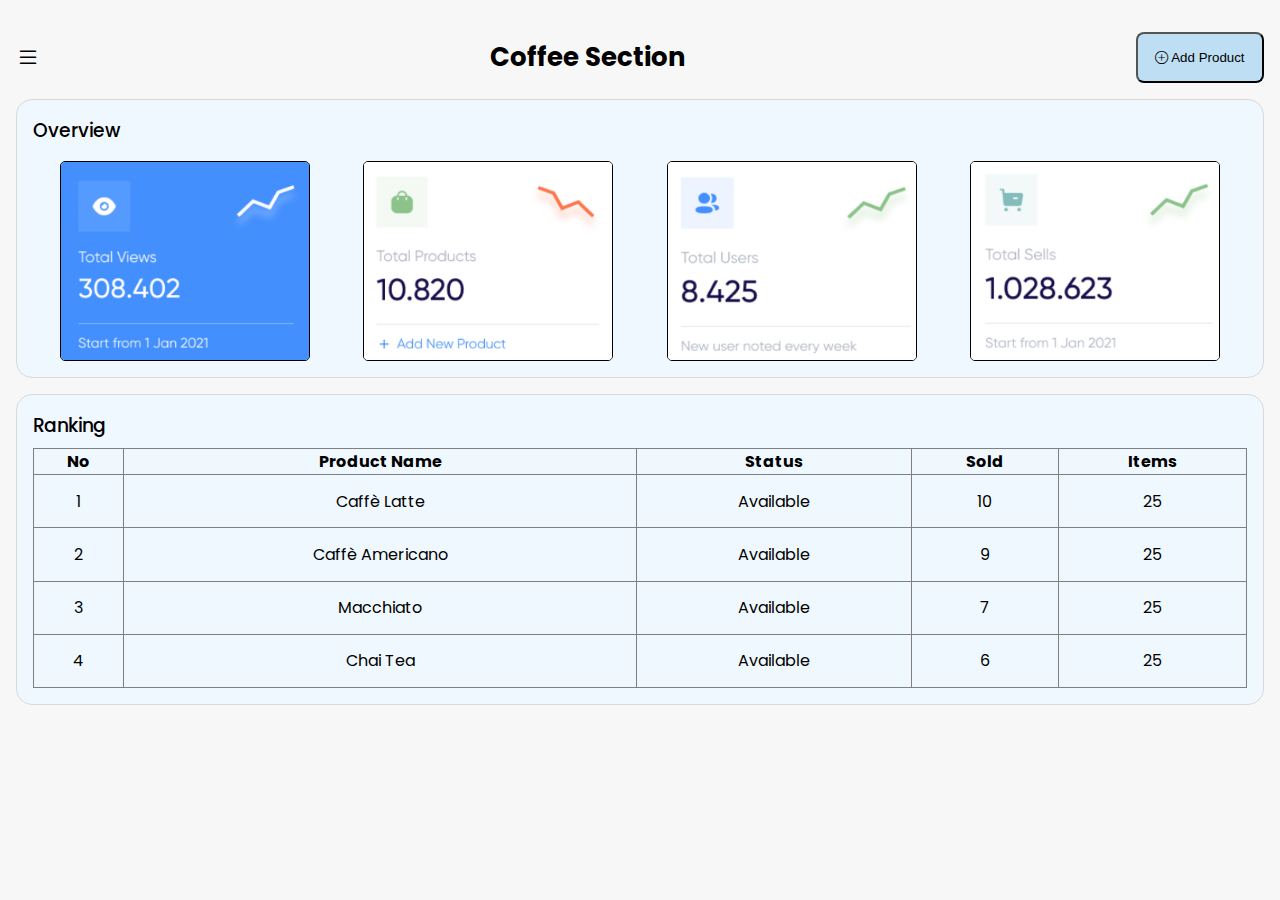
<file: admin.html>
<!DOCTYPE html>
<html lang="en">

<head>
    <meta charset="UTF-8">
    <meta name="viewport" content="width=device-width, initial-scale=1.0">
    <title>Admin</title>
    <link rel="stylesheet" href="styleadmin.css">
    <link rel="icon" href="images/LOGO/JA white.png" />
    <link rel="preconnect" href="https://fonts.googleapis.com" />
    <link rel="preconnect" href="https://fonts.gstatic.com" crossorigin />
    <link
      href="https://fonts.googleapis.com/css2?family=Poppins:ital,wght@0,100;0,200;0,300;0,400;0,500;0,600;0,700;0,800;0,900;1,100;1,200;1,300;1,400;1,500;1,600;1,700;1,800;1,900&display=swap"
      rel="stylesheet"
    />
    <link
      rel="stylesheet"
      href="https://cdn.jsdelivr.net/npm/bootstrap-icons@1.11.3/font/bootstrap-icons.min.css"
    />
</head>
    
<body>
    <nav id="adminNav">
        <img src="images/LOGO/JA black.png" alt="" style="width: 100px;">
        <h3 class="myadtitle">Admin</h3>
        <ul class="adlink">
            <li><a class="addlink-btn adActice" id="on" onclick="openTab3(event, 'ad1')">Coffee</a></li>
            <li><a class="addlink-btn" onclick="openTab3(event, 'ad2')">Pastry</a></li>
            <li><a class="addlink-btn" onclick="openTab3(event, 'ad3')">Dessert</a></li>
            <li><a class="addlink-btn" onclick="openTab3(event, 'ad4')">Merch</a></li>
            <li><a class="addlink-btn" onclick="openTab3(event, 'ad5')">Orders</a></li>
        </ul>
        <a href="index.html" id="logu"><i class="bi bi-person-circle"></i></a>
    </nav>

    <nav id="adminNav12">
      <img src="images/LOGO/JA black.png" alt="" style="width: 80px;">
      <a onclick="cload()" id="cload"><i class="bi bi-x"></i></a>
      <h3 class="myadtitle">Admin</h3>
      <ul class="adlink">
          <li><a class="addlink-btn adActice" id="on" onclick="openTab3(event, 'ad1')">Coffee</a></li>
          <li><a class="addlink-btn" onclick="openTab3(event, 'ad2')">Pastry</a></li>
          <li><a class="addlink-btn" onclick="openTab3(event, 'ad3')">Dessert</a></li>
          <li><a class="addlink-btn" onclick="openTab3(event, 'ad4')">Merch</a></li>
          <li><a class="addlink-btn" onclick="openTab3(event, 'ad5')">Orders</a></li>
      </ul>
      <a href="index.html" id="logu"><i class="bi bi-person-circle"></i></a>
  </nav>
    
    <main>
      <section class="popadd" id="sec">
        <div>
          <h1 class="poptitle">Add Product Form</h1>
          <span style=" position: absolute; top: 3px; right: 15px;">
            <a onclick="closeprod1()" id="popx" class="popxbut"><i class="bi bi-x"></i></a>
          </span>
        </div>
        
        <div class="box">+</div>
        <input type="file" id="addimage"></input>
        
        <div class="popform">
            <label for="category">Category : </label>
            <select name="category" class="category">
              <option value="Coffee">Coffee</option>
              <option value="Pastry">Pastry</option>
              <option value="Dessert">Dessert</option>
              <option value="Merch">Merch</option>
              <option value="Merch">Add category</option>
            </select>
            <br><br>
            <label for="product">Product Name : </label>
            <input type="text" id="product" class="category" required>
            <br><br>
            <label for="price">Product Price : </label>
            <input type="text" id="price" class="category" required>
            <br><br>
            <label for="price">Product Stock : </label>
            <input type="text" id="price" class="category" required>
            <br><br>
            <label for="description" style="float: left;">Product Description : </label>
            <textarea name="description" id="" rows="10" cols="50" required></textarea>
            <button id="SUBMIT" onclick="closeprod()" >SUBMIT</button>
        </div>
      </section>
        <section class="adDisp1" id="ad1">
            <div class="adname">
                <a id="burger" onclick="showMenu()"><i class="bi bi-list"></i></a>
                <h3>Coffee Section</h3>
                <button class="addproduct" onclick="addprod()">
                    <i class="bi bi-plus-circle"></i>
                    <p>Add Product</p>
                </button>
            </div>
            <div class="stats">
                <h3>Overview</h3>
                <div>
                <img src="images/admin_pics/Screenshot 2024-03-14 230247.png" alt="">
                <img src="images/admin_pics/Screenshot 2024-03-14 230303.png" alt="">
                <img src="images/admin_pics/Screenshot 2024-03-14 230318.png" alt="">
                <img src="images/admin_pics/Screenshot 2024-03-14 230333.png" alt="">
                </div>
            </div>
            <div class="stats">
                <h3>Ranking</h3>
                <table>
                    <thead>
                        <tr>
                            <th>No</th>
                            <th>Product Name</th>
                            <th>Status</th>
                            <th>Sold</th>
                            <th>Items</th>
                        </tr>
                    </thead>
                    <tbody>
                        <tr>
                          <td>1</td>
                          <td>Caffè Latte</td>
                          <td>Available</td>
                          <td>10</td>
                          <td>25</td>
                        </tr>
                        <tr>
                          <td>2</td>
                          <td>Caffè Americano</td>
                          <td>Available</td>
                          <td>9</td>
                          <td>25</td>
                        </tr>
                        <tr>
                          <td>3</td>
                          <td>Macchiato</td>
                          <td>Available</td>
                          <td>7</td>
                          <td>25</td>
                        </tr>
                        <tr>
                          <td>4</td>
                          <td>Chai Tea</td>
                          <td>Available</td>
                          <td>6</td>
                          <td>25</td>
                        </tr>
                      </tbody>
                </table>
            </div>
        </section> 
        <section class="adDisp1" id="ad2">
            <div class="adname">
                <a id="burger" onclick="showMenu()"><i class="bi bi-list"></i></a>
                <h3>Pastry Section</h3>
                <button class="addproduct" onclick="addprod()">
                  <i class="bi bi-plus-circle"></i>
                  <p>Add Product</p>
              </button>
            </div>
            <div class="stats">
                <h3>Overview</h3>
                <div>
                <img src="images/admin_pics/Screenshot 2024-03-14 230247.png" alt="">
                <img src="images/admin_pics/Screenshot 2024-03-14 230303.png" alt="">
                <img src="images/admin_pics/Screenshot 2024-03-14 230318.png" alt="">
                <img src="images/admin_pics/Screenshot 2024-03-14 230333.png" alt="">
                </div>
            </div>
            <div class="stats">
                <h3>Ranking</h3>
                <table>
                    <thead>
                        <tr>
                            <th>No</th>
                            <th>Product Name</th>
                            <th>Status</th>
                            <th>Sold</th>
                            <th>Items</th>
                        </tr>
                    </thead>
                    <tbody>
                        <tr>
                          <td>1</td>
                          <td>Rainbow Cookie</td>
                          <td>Unavailable</td>
                          <td>25</td>
                          <td>25</td>
                        </tr>
                        <tr>
                          <td>2</td>
                          <td>Mini Donuts</td>
                          <td>Available</td>
                          <td>15</td>
                          <td>25</td>
                        </tr>
                        <tr>
                          <td>3</td>
                          <td>Choco Peanut Butter Cupcake</td>
                          <td>Available</td>
                          <td>12</td>
                          <td>25</td>
                        </tr>
                        <tr>
                          <td>4</td>
                          <td>Éclair</td>
                          <td>Available</td>
                          <td>7</td>
                          <td>25</td>
                        </tr>
                      </tbody>
                </table>
            </div>
        </section>
        <section class="adDisp1" id="ad3">
            <div class="adname">
                <a id="burger" onclick="showMenu()"><i class="bi bi-list"></i></a>
                <h3>Dessert Section</h3>
                <button class="addproduct" onclick="addprod()">
                  <i class="bi bi-plus-circle"></i>
                  <p>Add Product</p>
              </button>
            </div>
            <div class="stats">
                <h3>Overview</h3>
                <div>
                <img src="images/admin_pics/Screenshot 2024-03-14 230247.png" alt="">
                <img src="images/admin_pics/Screenshot 2024-03-14 230303.png" alt="">
                <img src="images/admin_pics/Screenshot 2024-03-14 230318.png" alt="">
                <img src="images/admin_pics/Screenshot 2024-03-14 230333.png" alt="">
                </div>
            </div>
            <div class="stats">
                <h3>Ranking</h3>
                <table>
                    <thead>
                        <tr>
                            <th>No</th>
                            <th>Product Name</th>
                            <th>Status</th>
                            <th>Sold</th>
                            <th>Items</th>
                        </tr>
                    </thead>
                    <tbody>
                        <tr>
                          <td>1</td>
                          <td>Parfait au Baileys et au Oréo</td>
                          <td>Available</td>
                          <td>18</td>
                          <td>25</td>
                        </tr>
                        <tr>
                          <td>2</td>
                          <td>Strawberry Tiramisu</td>
                          <td>Available</td>
                          <td>15</td>
                          <td>25</td>
                        </tr>
                        <tr>
                          <td>3</td>
                          <td>Blueberry Cheesecake</td>
                          <td>Available</td>
                          <td>13</td>
                          <td>25</td>
                        </tr>
                        <tr>
                          <td>4</td>
                          <td>Mocha Brownie Cake</td>
                          <td>Available</td>
                          <td>9</td>
                          <td>25</td>
                        </tr>
                      </tbody>
                </table>
            </div>
        </section>
        <section class="adDisp1" id="ad4">
            <div class="adname">
              <a id="burger" onclick="showMenu()"><i class="bi bi-list"></i></a>
                <h3>Merch Section</h3>
                <button class="addproduct" onclick="addprod()">
                  <i class="bi bi-plus-circle"></i>
                  <p>Add Product</p>
              </button>
            </div>
            <div class="stats">
                <h3>Overview</h3>
                <div>
                <img src="images/admin_pics/Screenshot 2024-03-14 230247.png" alt="">
                <img src="images/admin_pics/Screenshot 2024-03-14 230303.png" alt="">
                <img src="images/admin_pics/Screenshot 2024-03-14 230318.png" alt="">
                <img src="images/admin_pics/Screenshot 2024-03-14 230333.png" alt="">
                </div>
            </div>
            <div class="stats">
                <h3>Ranking</h3>
                <table>
                    <thead>
                        <tr>
                            <th>No</th>
                            <th>Product Name</th>
                            <th>Status</th>
                            <th>Sold</th>
                            <th>Items</th>
                        </tr>
                    </thead>
                    <tbody>
                        <tr>
                          <td>1</td>
                          <td>Bibliotheque</td>
                          <td>Available</td>
                          <td>6</td>
                          <td>10</td>
                        </tr>
                        <tr>
                          <td>2</td>
                          <td>Wild Rose</td>
                          <td>Available</td>
                          <td>4</td>
                          <td>10</td>
                        </tr>
                        <tr>
                          <td>3</td>
                          <td>Fireside</td>
                          <td>Available</td>
                          <td>2</td>
                          <td>10</td>
                        </tr>
                        <tr>
                          <td>4</td>
                          <td>Vanilla Sage</td>
                          <td>Available</td>
                          <td>1</td>
                          <td>10</td>
                        </tr>
                      </tbody>
                </table>
            </div>
        </section>
        <section class="adDisp1" id="ad5">
          <div class="adname">
            <a id="burger" onclick="showMenu()"><i class="bi bi-list"></i></a>
              <h3>Confirming Orders Section</h3>
          </div>
          <div class="stats">
              <h3>Pending Orders</h3>
              <pop class="quarter">
                <div class="box-pending">
                  <h1 style="padding: 5px; border-bottom: 2px solid black;" id="p">Coffee</h1>
                      <div class="pending-items">
                        <h5>2x</h5>
                        <h3>Black Coffee</h3>
                        <button onclick="con()">
                          Confirm
                        </button>
                      </div>
                      <div class="pending-items">
                        <h5>1x</h5>
                        <h3>Chai Tea</h3>
                        <button onclick="con()">
                          Confirm
                        </button>
                      </div>
                      <div class="pending-items">
                        <h5>3x</h5>
                        <h3>Lemonade</h3>
                        <button onclick="con()">
                          Confirm
                        </button>
                      </div>
                      <div class="pending-items">
                        <h5>2x</h5>
                        <h3>Caffe Latte</h3>
                        <button onclick="con()">
                          Confirm
                        </button>
                      </div>
                      <div class="pending-items">
                        <h5>1x</h5>
                        <h3>Macchiato</h3>
                        <button onclick="con()">
                          Confirm
                        </button>
                      </div>
                  <div class="pending-order"></div>
                </div>
                <div class="box-pending">
                  <h1 style="padding: 5px; border-bottom: 2px solid black;" id="p">Pastry</h1>
                      <div class="pending-items">
                        <h5>5x</h5>
                        <h3>Mini Donuts</h3>
                        <button onclick="con()">
                          Confirm
                        </button>
                      </div>
                      <div class="pending-items">
                        <h5>2x</h5>
                        <h3>Éclair</h3>
                        <button onclick="con()">
                          Confirm
                        </button>
                      </div>
                      <div class="pending-items">
                        <h5>2x</h5>
                        <h3>Croissant</h3>
                        <button onclick="con()">
                          Confirm
                        </button>
                      </div>
                      <div class="pending-items">
                        <h5>3x</h5>
                        <h3>Macarons</h3>
                        <button onclick="con()">
                          Confirm
                        </button>
                      </div>
                      <div class="pending-items">
                        <h5>2x</h5>
                        <h3>Cruffins</h3>
                        <button onclick="con()">
                          Confirm
                        </button>
                      </div>
                  <div class="pending-order"></div>
                </div>
                <div class="box-pending">
                  <h1 style="padding: 5px; border-bottom: 2px solid black;" id="p">Dessert</h1>
                      <div class="pending-items">
                        <h5>1x</h5>
                        <h3>Leche Flan</h3>
                        <button onclick="con()">
                          Confirm
                        </button>
                      </div>
                      <div class="pending-items">
                        <h5>5x</h5>
                        <h3>Churros</h3>
                        <button onclick="con()">
                          Confirm
                        </button>
                      </div>
                      <div class="pending-items">
                        <h5>3x</h5>
                        <h3>Oreo Truffles</h3>
                        <button onclick="con()">
                          Confirm
                        </button>
                      </div>
                      <div class="pending-items">
                        <h5>2x</h5>
                        <h3>Leche Flan</h3>
                        <button onclick="con()">
                          Confirm
                        </button>
                      </div>
                      <div class="pending-items">
                        <h5>3x</h5>
                        <h3>Oreo Truffles</h3>
                        <button onclick="con()">
                          Confirm
                        </button>
                      </div>

                  <div class="pending-order"></div>
                </div>
                <div class="box-pending">
                  <h1 style="padding: 5px; border-bottom: 2px solid black;" id="p">Merch</h1>
                        <div class="pending-items">
                          <h5>1x</h5>
                          <h3>Bibliotheque</h3>
                          <button onclick="con()">
                            Confirm
                          </button>
                        </div>
                        <div class="pending-items">
                          <h5>1x</h5>
                          <h3>Vanilla Sage</h3>
                          <button onclick="con()">
                            Confirm
                          </button>
                        </div>
                        <div class="pending-items">
                          <h5>2x</h5>
                          <h3>Lavender Rose</h3>
                          <button onclick="con()">
                            Confirm
                          </button>
                        </div>
                        <div class="pending-items">
                          <h5>1x</h5>
                          <h3>Fireside</h3>
                          <button onclick="con()">
                            Confirm
                          </button>
                        </div>
                        <div class="pending-items">
                          <h5>1x</h5>
                          <h3>La Jolie Muse</h3>
                          <button onclick="con()">
                            Confirm
                          </button>
                        </div>
                  <div class="pending-order"></div>
                </div>
              </pop>
          </div>
      </section>
    </main>
    <script src="script.js"></script>
</body>

</html>
</file>
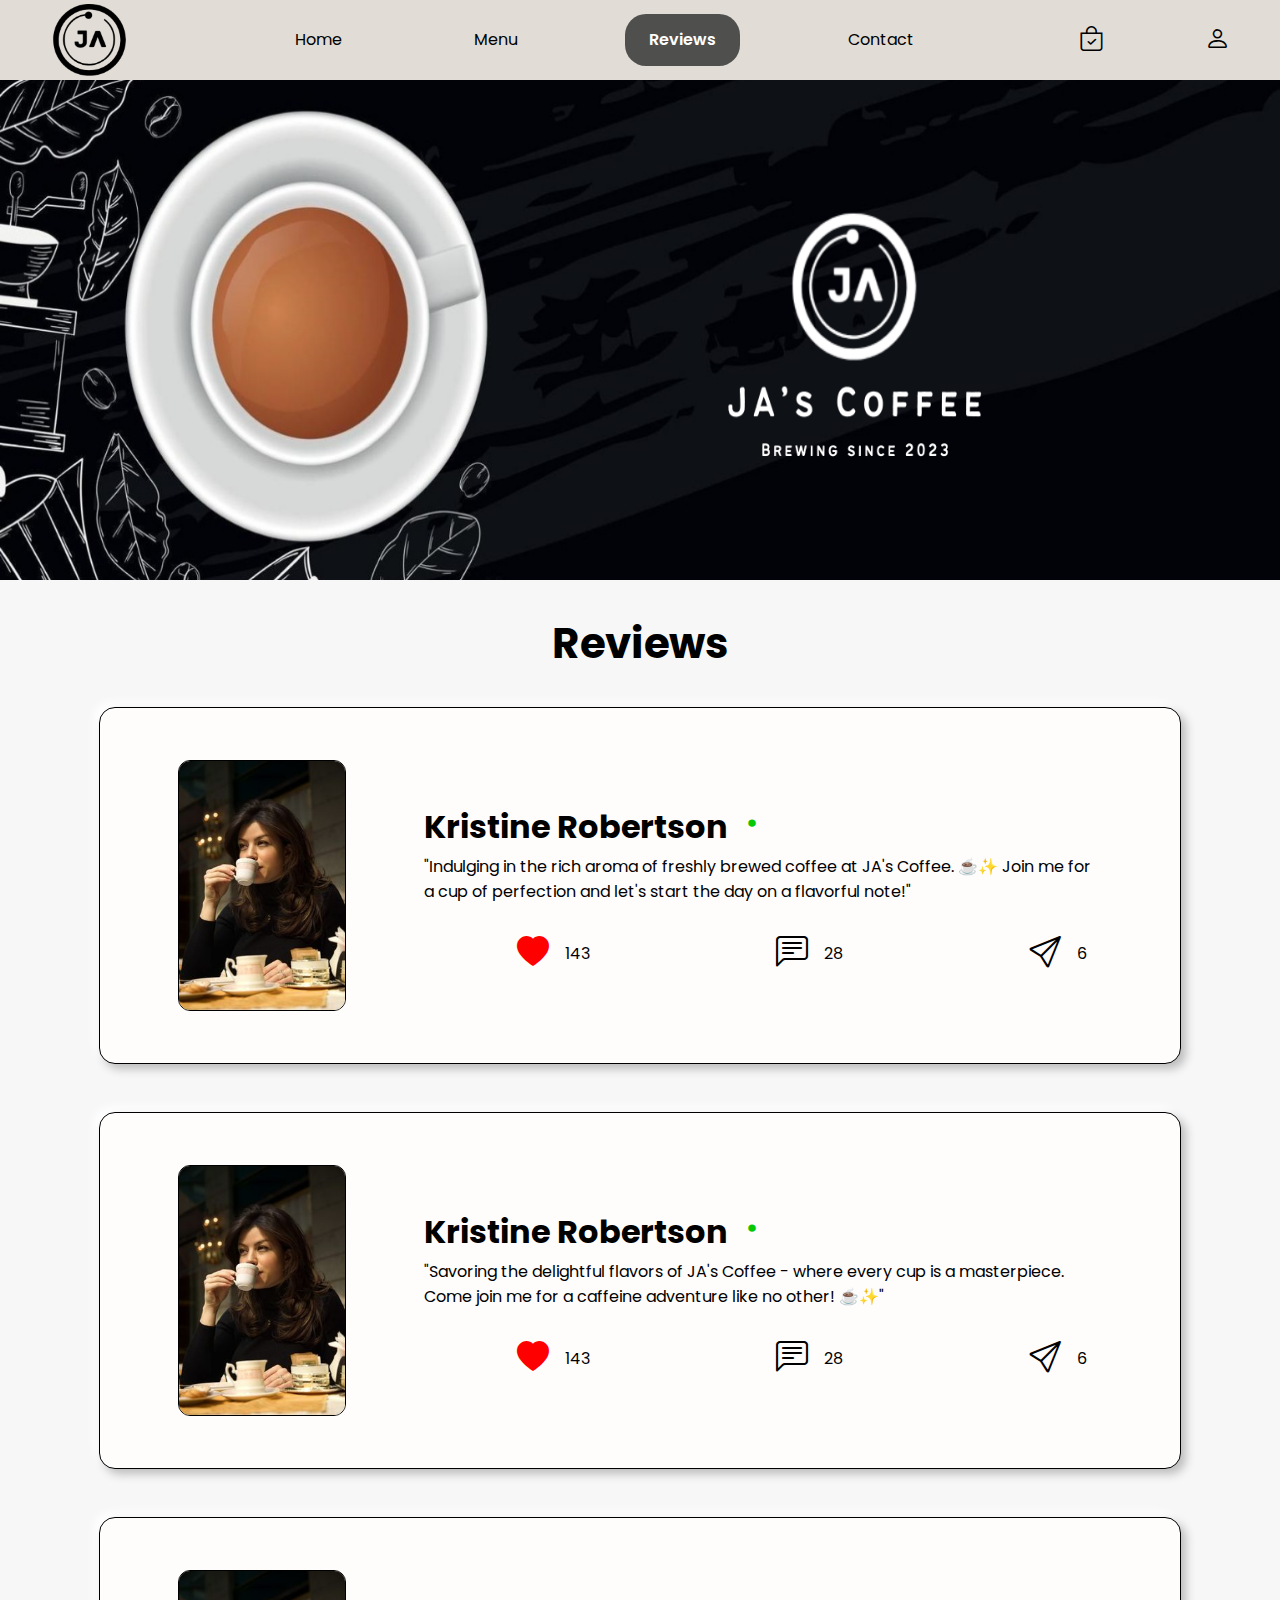
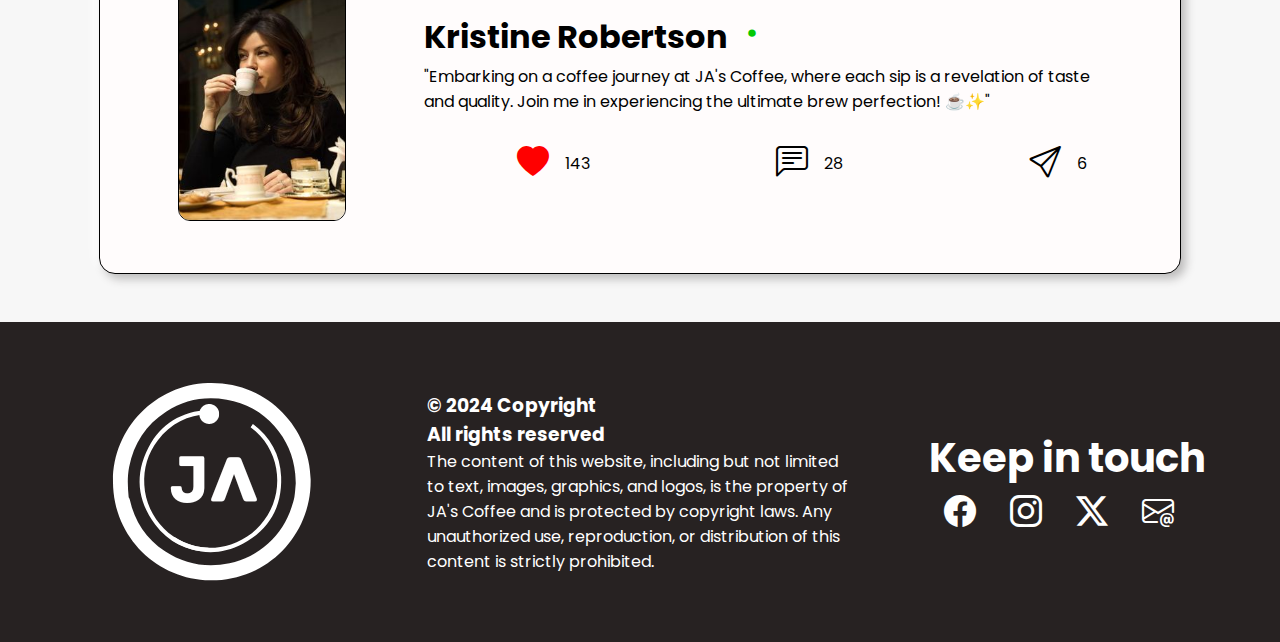
<file: blog.html>
<!DOCTYPE html>
<html lang="en">

<head>
    <meta charset="UTF-8">
    <meta name="viewport" content="width=device-width, initial-scale=1.0">
    <title>JA's Coffee</title>
    <link rel="icon" href="images/LOGO/JA white.png">
    <link rel="preconnect" href="https://fonts.googleapis.com">
    <link rel="preconnect" href="https://fonts.gstatic.com" crossorigin>
    <link
        href="https://fonts.googleapis.com/css2?family=Poppins:ital,wght@0,100;0,200;0,300;0,400;0,500;0,600;0,700;0,800;0,900;1,100;1,200;1,300;1,400;1,500;1,600;1,700;1,800;1,900&display=swap"
        rel="stylesheet">
    <link rel="stylesheet" href="style.css">
    <link rel="stylesheet" href="https://cdn.jsdelivr.net/npm/bootstrap-icons@1.11.3/font/bootstrap-icons.min.css">
</head>

<body>
    <header>
        <nav>
            <img src="images/LOGO/JA black 120.png" alt="MyLOGO">
            <ul>
                <li><a href="index.html">Home</a></li>
                <li><a href="menuPage.html">Menu</a></li>
                <li><a href="blog.html" class="act">Reviews</a></li>
                <li><a href="contactPage.html">Contact</a></li>
            </ul>
            <a href="cart.html"><i class="bi bi-bag-check"></i></a>
            <a onclick="show_login()"><i class="bi bi-person"></i></a>
            <button onclick="openNav()" class="list"><i class="bi bi-list"></i></button>
        </nav>
    </header>
    <div id="mySidenav" class="sidenav">
        <a class="closebtn" onclick="closeNav()"><i class="bi bi-x"></i></a>
        <ul>
            <li><a href="index.html">Home</a></li>
            <li><a href="menuPage.html">Menu</a></li>
            <li><a href="blog.html" class="act">Reviews</a></li>
            <li><a href="contactPage.html">Contact</a></li>
            <li><a href="cart.html"><i class="bi bi-bag-check"></i> Cart</a></li>
            <li><a onclick="show_login()"><i class="bi bi-person"></i> Login</a></li>
        </ul>
    </div>
    <main>
        <div class="cover-photo">
            <img src="images/background-footer/Your paragraph text.png" alt="MyBackground">
        </div>
        <section id="login">
            <div class="log">
              <a onclick="close_login()"><i class="bi bi-x"></i></a>
              <h3>Hello there!</h3>
              <p>Please Log In to Continue</p>
              <form action="#" class="signin-form">
                <label for="Username" >Username:</label>
                <input
                  type="text"
                  id="Usernamet"
                  placeholder="joevinansoc870@gmail.com" required
                /><br />
                <label for="Password">Password:</label>
                <input type="password" id="Passwordt" placeholder="*******" required/><br />
                <div>
                  <button class="login-button" id="login-btn">Login</button>
                  <a onclick="show_sign()">Create Account?</a>
                </div>
              </form>
            </div>
          </section>
        <section id="login1">
            <div class="log">
                <h3>Create Account</h3>
                <p>Fill up the form</p>
                <form action="#" class="signin-form2">
                    <div>
                        <label for="Fname">First Name:</label>
                        <input type="text" id="Fname" placeholder="John"><br>
                        <label for="Lname">Last Name:</label>
                        <input type="text" id="Lname" placeholder="Abdul"><br>
                        <label for="Email">Email:</label>
                        <input type="text" id="Email" placeholder="joevin0@gmail.com"><br>
                        <label for="Username">Username:</label>
                        <input type="text" id="Username" placeholder="User"><br>
                        <label for="Password">Password:</label>
                        <input type="password" id="Password" placeholder="*******"><br>
                        <label for="Password">Password:</label>
                        <input type="password" id="Password" placeholder="*******"><br>
                        <label for="Phone">Phone Num:</label>
                        <input type="tel" id="Phone" placeholder="09*********"><br>
                        <label for="Code">Pin:</label>
                        <input type="number" id="code" placeholder="####"><br>
                        <div>
                            <button class="login-button">Signup</button>
                            <a onclick="close_sign()">Already have an account?</a>
                        </div>
                    </div>
                </form>
            </div>
        </section>
        <h3 class="navi menu">Reviews</h3>

        <section class="container feed">
            <div class="post">
                <img src="images/model/584fdf916e773e6cf46d770a7fdf0644.jpg" alt="">
                <div class="caption">
                    <h3>Kristine Robertson</h3>
                    <i class="bi bi-dot"></i>
                    <p>"Indulging in the rich aroma of freshly brewed coffee at JA's Coffee. ☕️✨ Join me for a cup of
                        perfection and let's start the day on a flavorful note!"</p>
                    <br>
                    <div class="interact">
                        <div>
                            <i class="bi bi-heart-fill"></i>
                            <p>143</p>
                        </div>
                        <div>
                            <i class="bi bi-chat-left-text"></i>
                            <p>28</p>
                        </div>
                        <div>
                            <i class="bi bi-send"></i>
                            <p>6</p>
                        </div>
                    </div>
                </div>
            </div>
            <div class="post">
                <img src="images/model/584fdf916e773e6cf46d770a7fdf0644.jpg" alt="">
                <div class="caption">
                    <h3>Kristine Robertson</h3>
                    <i class="bi bi-dot"></i>
                    <p>"Savoring the delightful flavors of JA's Coffee - where every cup is a masterpiece. Come join me
                        for a caffeine adventure like no other! ☕️✨"</p>
                    <br>
                    <div class="interact">
                        <div>
                            <i class="bi bi-heart-fill"></i>
                            <p>143</p>
                        </div>
                        <div>
                            <i class="bi bi-chat-left-text"></i>
                            <p>28</p>
                        </div>
                        <div>
                            <i class="bi bi-send"></i>
                            <p>6</p>
                        </div>
                    </div>
                </div>
            </div>
            <div class="post">
                <img src="images/model/584fdf916e773e6cf46d770a7fdf0644.jpg" alt="">
                <div class="caption">
                    <h3>Kristine Robertson</h3>
                    <i class="bi bi-dot"></i>
                    <p>"Embarking on a coffee journey at JA's Coffee, where each sip is a revelation of taste and
                        quality. Join me in experiencing the ultimate brew perfection! ☕️✨"</p>
                    <br>
                    <div class="interact">
                        <div>
                            <i class="bi bi-heart-fill"></i>
                            <p>143</p>
                        </div>
                        <div>
                            <i class="bi bi-chat-left-text"></i>
                            <p>28</p>
                        </div>
                        <div>
                            <i class="bi bi-send"></i>
                            <p>6</p>
                        </div>
                    </div>
                </div>
            </div>
        </section>
    </main>
    <footer>
        <img src="images/LOGO/JA white.png" alt="">
        <div class="property">
            <h3>© 2024 Copyright <br> All rights reserved</h3>
            <p>The content of this website, including but not limited to text, images, graphics, and logos, is
                the property of JA's Coffee and is protected by copyright laws. Any unauthorized use,
                reproduction, or distribution of this content is strictly prohibited.</p>
        </div>
        <div class="links">
            <h3>Keep in touch</h3>
            <a href=""><i class="bi bi-facebook"></i></a>
            <a href=""><i class="bi bi-instagram"></i></a>
            <a href=""><i class="bi bi-twitter-x"></i></a>
            <a href=""><i class="bi bi-envelope-at"></i></a>
        </div>
    </footer>
    <script src="script.js"></script>
</body>

</html>
</file>
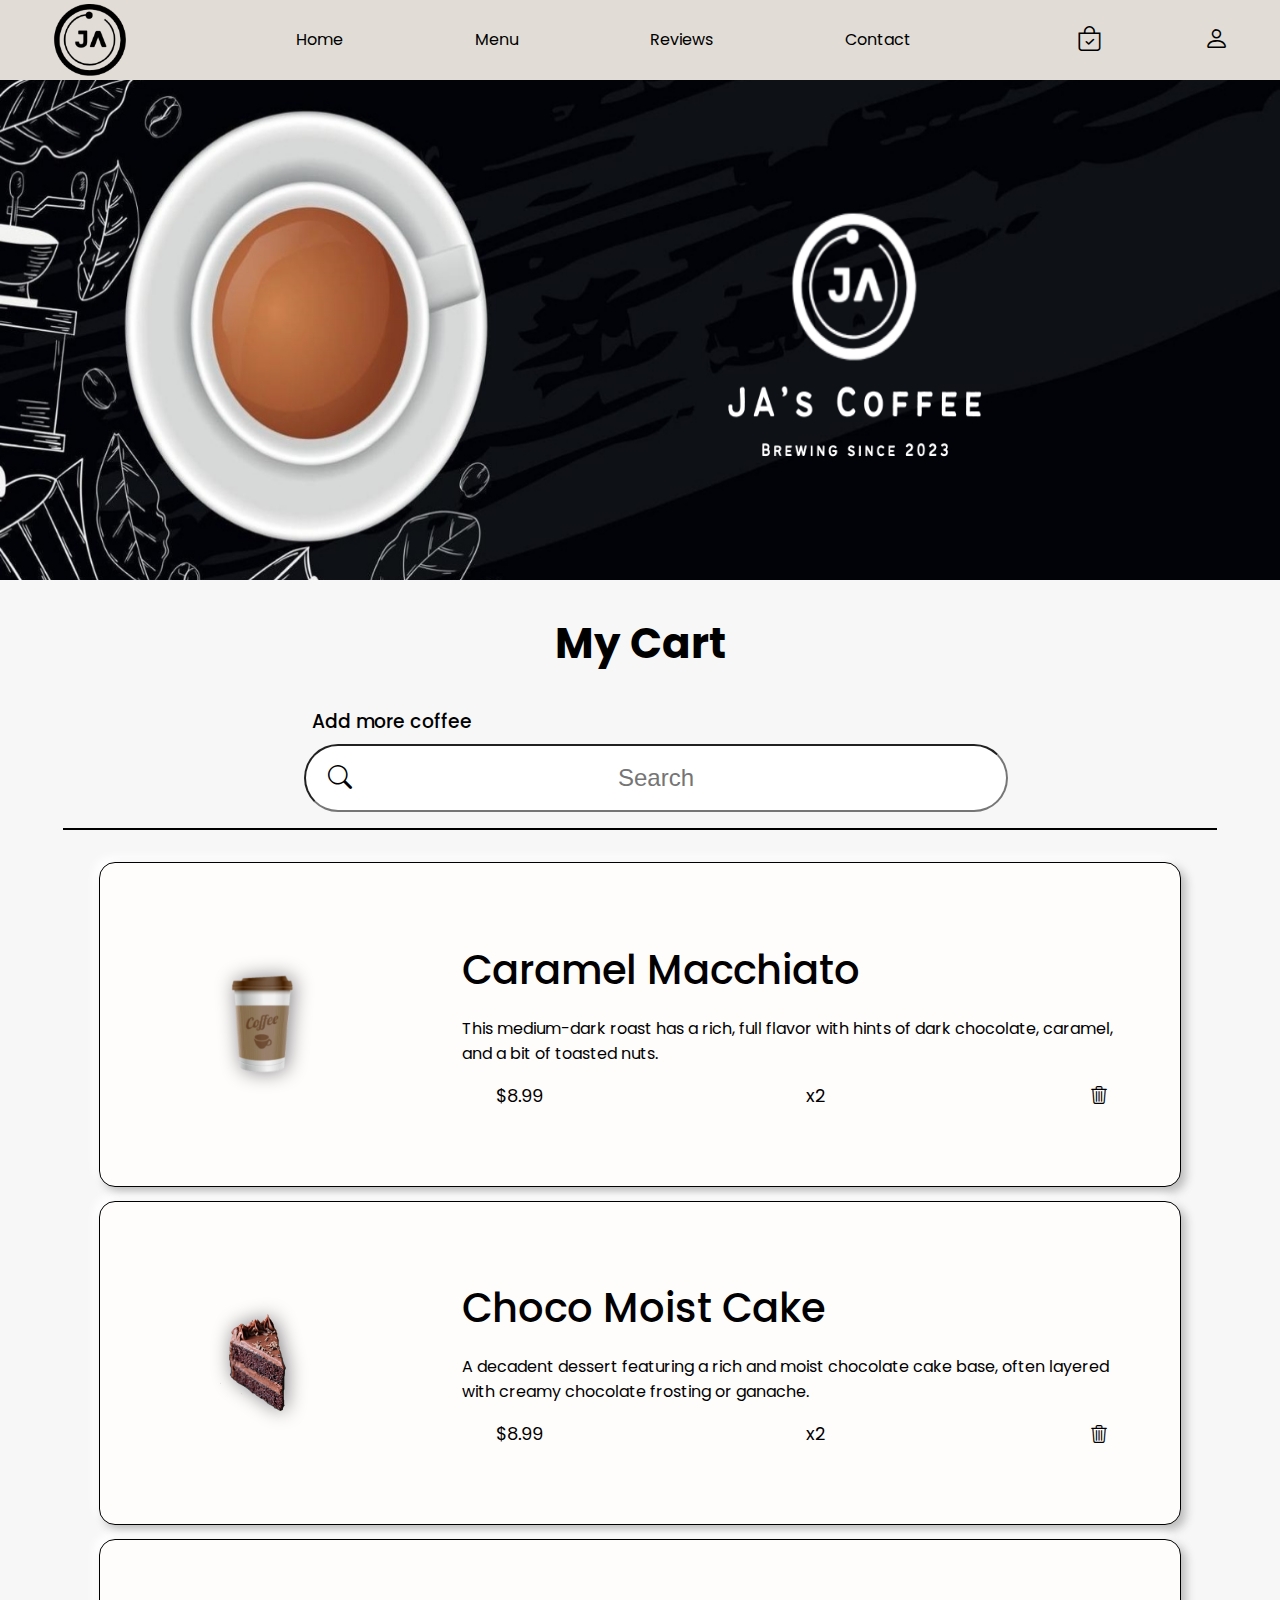
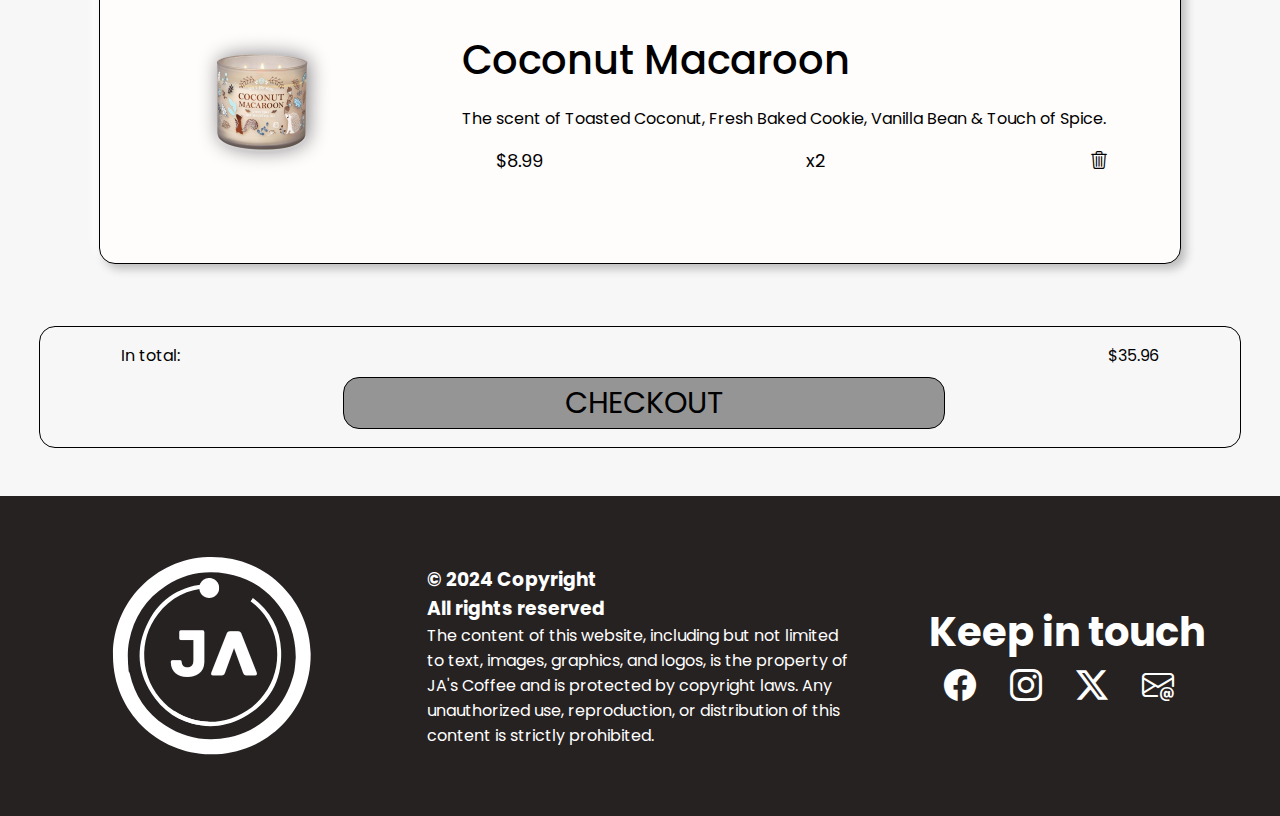
<file: cart.html>
<!DOCTYPE html>
<html lang="en">

<head>
    <meta charset="UTF-8">
    <meta name="viewport" content="width=device-width, initial-scale=1.0">
    <title>JA's Coffee</title>
    <link rel="icon" href="images/LOGO/JA white.png">
    <link rel="preconnect" href="https://fonts.googleapis.com">
    <link rel="preconnect" href="https://fonts.gstatic.com" crossorigin>
    <link
        href="https://fonts.googleapis.com/css2?family=Poppins:ital,wght@0,100;0,200;0,300;0,400;0,500;0,600;0,700;0,800;0,900;1,100;1,200;1,300;1,400;1,500;1,600;1,700;1,800;1,900&display=swap"
        rel="stylesheet">
    <link rel="stylesheet" href="style.css">
    <link rel="stylesheet" href="https://cdn.jsdelivr.net/npm/bootstrap-icons@1.11.3/font/bootstrap-icons.min.css">
</head>

<body>
    <header>
        <nav>
            <img src="images/LOGO/JA black 120.png" alt="MyLOGO">
            <ul>
                <li><a href="index.html">Home</a></li>
                <li><a href="menuPage.html">Menu</a></li>
                <li><a href="blog.html">Reviews</a></li>
                <li><a href="contactPage.html">Contact</a></li>
            </ul>
            <a href="cart.html"><i class="bi bi-bag-check"></i></a>
            <a onclick="show_login()"><i class="bi bi-person"></i></a>
            <button onclick="openNav()" class="list"><i class="bi bi-list"></i></button>
        </nav>
    </header>
    <div id="mySidenav" class="sidenav">
        <a class="closebtn" onclick="closeNav()"><i class="bi bi-x"></i></a>
        <ul>
            <li><a href="index.html">Home</a></li>
            <li><a href="menuPage.html">Menu</a></li>
            <li><a href="blog.html">Reviews</a></li>
            <li><a href="contactPage.html">Contact</a></li>
            <li><a href="cart.html"><i class="bi bi-bag-check"></i> Cart</a></li>
            <li><a onclick="show_login()"><i class="bi bi-person"></i> Login</a></li>
        </ul>
    </div>
    <main>
        <div class="cover-photo">
            <img src="images/background-footer/Your paragraph text.png" alt="MyBackground">
        </div>
        <section id="login">
            <div class="log">
              <a onclick="close_login()"><i class="bi bi-x"></i></a>
              <h3>Hello there!</h3>
              <p>Please Log In to Continue</p>
              <form action="#" class="signin-form">
                <label for="Username" >Username:</label>
                <input
                  type="text"
                  id="Usernamet"
                  placeholder="joevinansoc870@gmail.com" required
                /><br />
                <label for="Password">Password:</label>
                <input type="password" id="Passwordt" placeholder="*******" required/><br />
                <div>
                  <button class="login-button" id="login-btn">Login</button>
                  <a onclick="show_sign()">Create Account?</a>
                </div>
              </form>
            </div>
          </section>
        <section id="login1">
            <div class="log">
                <h3>Create Account</h3>
                <p>Fill up the form</p>
                <form action="#" class="signin-form2">
                    <div>
                        <label for="Fname">First Name:</label>
                        <input type="text" id="Fname" placeholder="John"><br>
                        <label for="Lname">Last Name:</label>
                        <input type="text" id="Lname" placeholder="Abdul"><br>
                        <label for="Email">Email:</label>
                        <input type="text" id="Email" placeholder="joevin0@gmail.com"><br>
                        <label for="Username">Username:</label>
                        <input type="text" id="Username" placeholder="User"><br>
                        <label for="Password">Password:</label>
                        <input type="password" id="Password" placeholder="*******"><br>
                        <label for="Password">Password:</label>
                        <input type="password" id="Password" placeholder="*******"><br>
                        <label for="Phone">Phone Num:</label>
                        <input type="tel" id="Phone" placeholder="09*********"><br>
                        <label for="Code">Pin:</label>
                        <input type="number" id="code" placeholder="####"><br>
                        <div>
                            <button class="login-button">Signup</button>
                            <a onclick="close_sign()">Already have an account?</a>
                        </div>
                    </div>
                </form>
            </div>
        </section>
        <h3 class="navi menu">My Cart</h3>
        <section class="container add-search">
            <h3>Add more coffee</h3>
            <form action="" id="search">
                <button><i class="bi bi-search"></i></button>
                <input type="text" placeholder="Search">
            </form>
        </section>
        <hr>
        <section class="container placed-order">
            <div class="order">
                <img src="images/Cups/paper2.png" alt="">
                <div>
                    <h3>Caramel Macchiato</h3>
                    <p>This medium-dark roast has a rich, full flavor with hints of dark chocolate, caramel, and a bit
                        of toasted nuts.</p>
                    <div>
                        <p id="quan-price">$8.99</p>
                        <p id="quan-price">x2</p>
                        <i class="bi bi-trash3"></i>
                    </div>
                </div>
            </div>
            <div class="order">
                <img src="images/Cups/dessert2.png" alt="">
                <div>
                    <h3>Choco Moist Cake</h3>
                    <p>A decadent dessert featuring a rich and moist chocolate cake base, often layered with creamy
                        chocolate frosting or ganache.</p>
                    <div>
                        <p id="quan-price">$8.99</p>
                        <p id="quan-price">x2</p>
                        <i class="bi bi-trash3"></i>
                    </div>
                </div>
            </div>
            <div class="order">
                <img src="images/Cups/candle2.png" alt="">
                <div>
                    <h3>Coconut Macaroon</h3>
                    <p>The scent of Toasted Coconut, Fresh Baked Cookie, Vanilla Bean & Touch of Spice.</p>
                    <div>
                        <p id="quan-price">$8.99</p>
                        <p id="quan-price">x2</p>
                        <i class="bi bi-trash3"></i>
                    </div>
                </div>
            </div>
        </section>
        <section class="container checkout">
            <p id="one">In total:</p>
            <a class="check" href="checkout.html">CHECKOUT</a>
            <p id="two">$35.96</p>
        </section>
    </main>
    <footer>
        <img src="images/LOGO/JA white.png" alt="">
        <div class="property">
            <h3>© 2024 Copyright <br> All rights reserved</h3>
            <p>The content of this website, including but not limited to text, images, graphics, and logos, is the
                property of JA's Coffee and is protected by copyright laws. Any unauthorized use, reproduction, or
                distribution of this content is strictly prohibited.</p>
        </div>
        <div class="links">
            <h3>Keep in touch</h3>
            <a href=""><i class="bi bi-facebook"></i></a>
            <a href=""><i class="bi bi-instagram"></i></a>
            <a href=""><i class="bi bi-twitter-x"></i></a>
            <a href=""><i class="bi bi-envelope-at"></i></a>
        </div>
    </footer>
    <script src="script.js"></script>
</body>

</html>
</file>
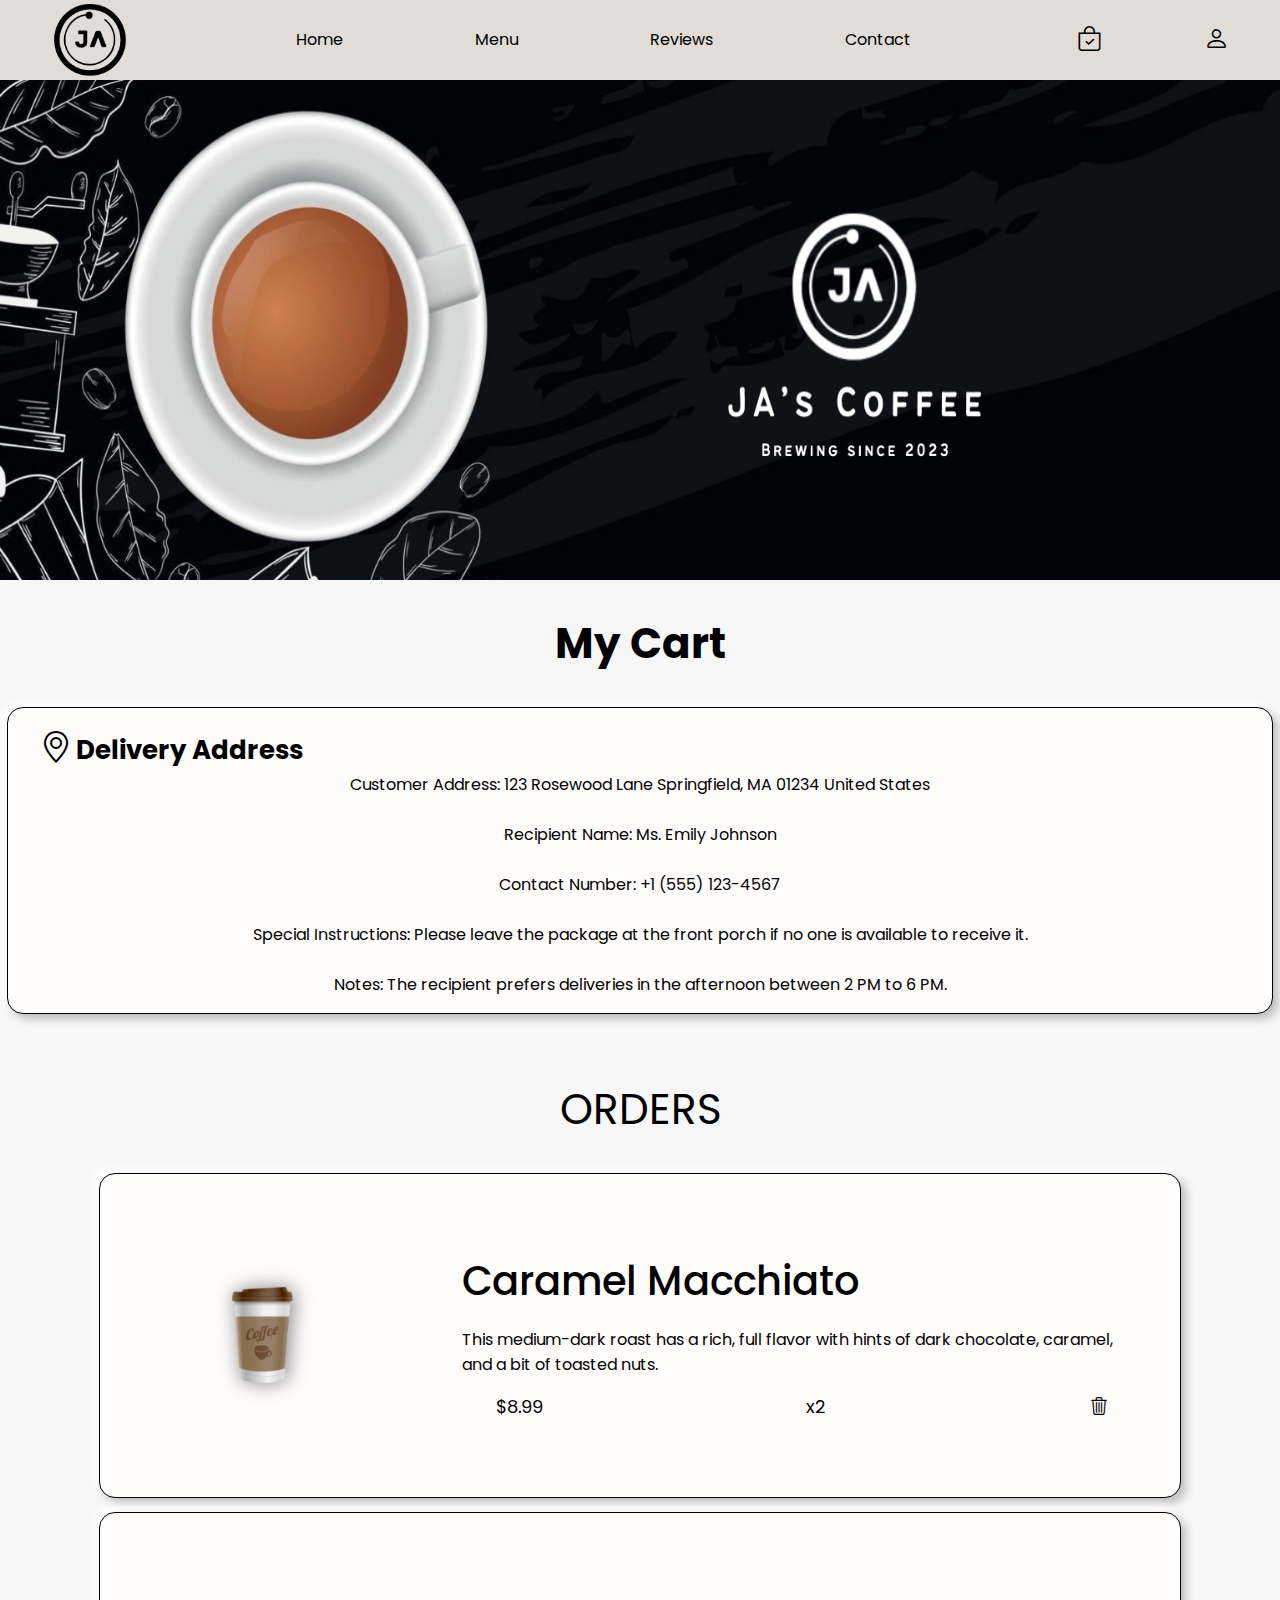
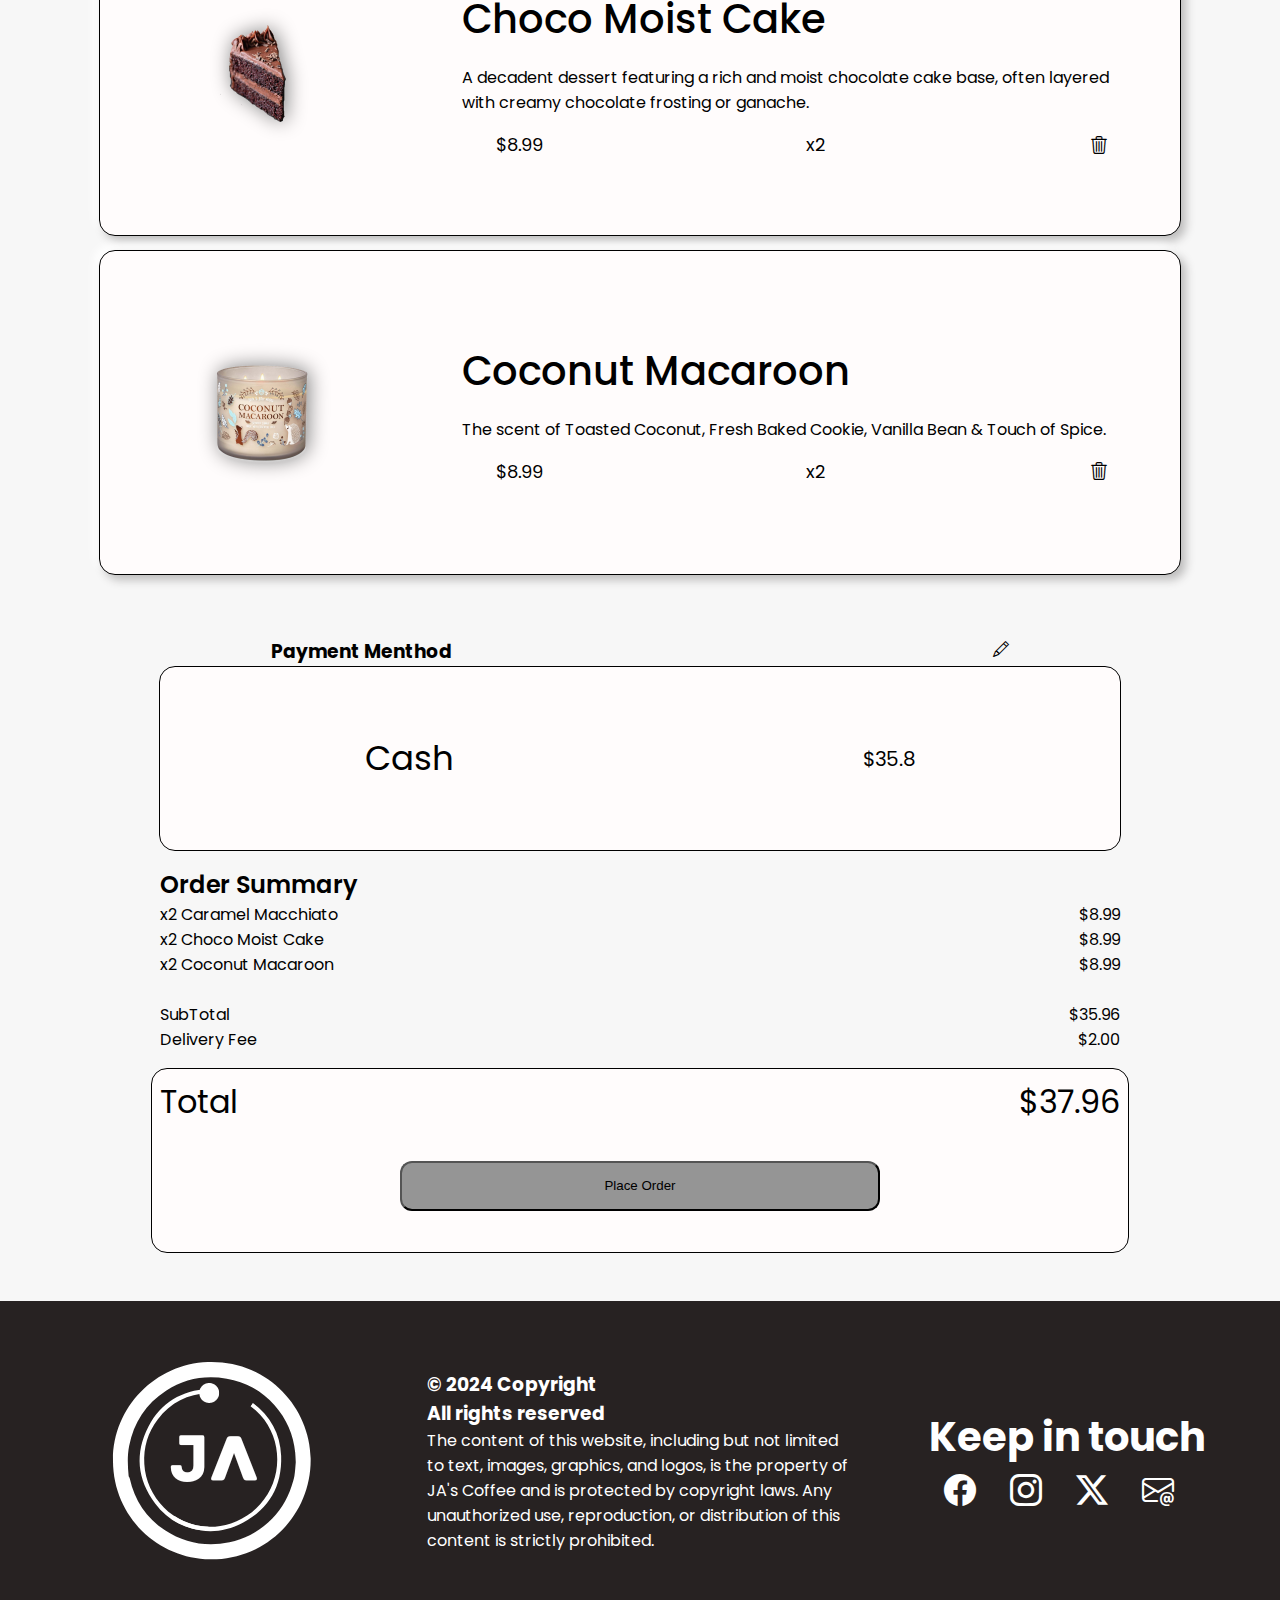
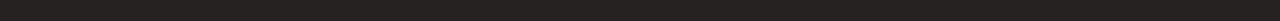
<file: checkout.html>
<!DOCTYPE html>
<html lang="en">

<head>
    <meta charset="UTF-8">
    <meta name="viewport" content="width=device-width, initial-scale=1.0">
    <title>JA's Coffee</title>
    <link rel="icon" href="images/LOGO/JA white.png">
    <link rel="preconnect" href="https://fonts.googleapis.com">
    <link rel="preconnect" href="https://fonts.gstatic.com" crossorigin>
    <link
        href="https://fonts.googleapis.com/css2?family=Poppins:ital,wght@0,100;0,200;0,300;0,400;0,500;0,600;0,700;0,800;0,900;1,100;1,200;1,300;1,400;1,500;1,600;1,700;1,800;1,900&display=swap"
        rel="stylesheet">
    <link rel="stylesheet" href="style.css">
    <link rel="stylesheet" href="https://cdn.jsdelivr.net/npm/bootstrap-icons@1.11.3/font/bootstrap-icons.min.css">
</head>

<body>
    <header>
        <nav>
            <img src="images/LOGO/JA black 120.png" alt="MyLOGO">
            <ul>
                <li><a href="index.html">Home</a></li>
                <li><a href="menuPage.html">Menu</a></li>
                <li><a href="blog.html">Reviews</a></li>
                <li><a href="contactPage.html">Contact</a></li>
            </ul>
            <a href="cart.html"><i class="bi bi-bag-check"></i></a>
            <a onclick="show_login()"><i class="bi bi-person"></i></a>
            <button onclick="openNav()" class="list"><i class="bi bi-list"></i></button>
        </nav>
    </header>
    <div id="mySidenav" class="sidenav">
        <a class="closebtn" onclick="closeNav()"><i class="bi bi-x"></i></a>
        <ul>
            <li><a href="index.html">Home</a></li>
            <li><a href="menuPage.html">Menu</a></li>
            <li><a href="blog.html">Reviews</a></li>
            <li><a href="contactPage.html">Contact</a></li>
            <li><a href="cart.html"><i class="bi bi-bag-check"></i> Cart</a></li>
            <li><a onclick="show_login()"><i class="bi bi-person"></i> Login</a></li>
        </ul>
    </div>
    <main>
        <div class="cover-photo">
            <img src="images/background-footer/Your paragraph text.png" alt="MyBackground">
        </div>
        <section id="login">
            <div class="log">
              <a onclick="close_login()"><i class="bi bi-x"></i></a>
              <h3>Hello there!</h3>
              <p>Please Log In to Continue</p>
              <form action="#" class="signin-form">
                <label for="Username" >Username:</label>
                <input
                  type="text"
                  id="Usernamet"
                  placeholder="joevinansoc870@gmail.com" required
                /><br />
                <label for="Password">Password:</label>
                <input type="password" id="Passwordt" placeholder="*******" required/><br />
                <div>
                  <button class="login-button" id="login-btn">Login</button>
                  <a onclick="show_sign()">Create Account?</a>
                </div>
              </form>
            </div>
          </section>
        <section id="login1">
            <div class="log">
                <h3>Create Account</h3>
                <p>Fill up the form</p>
                <form action="#" class="signin-form2">
                    <div>
                        <label for="Fname">First Name:</label>
                        <input type="text" id="Fname" placeholder="John"><br>
                        <label for="Lname">Last Name:</label>
                        <input type="text" id="Lname" placeholder="Abdul"><br>
                        <label for="Email">Email:</label>
                        <input type="text" id="Email" placeholder="joevin0@gmail.com"><br>
                        <label for="Username">Username:</label>
                        <input type="text" id="Username" placeholder="User"><br>
                        <label for="Password">Password:</label>
                        <input type="password" id="Password" placeholder="*******"><br>
                        <label for="Password">Password:</label>
                        <input type="password" id="Password" placeholder="*******"><br>
                        <label for="Phone">Phone Num:</label>
                        <input type="tel" id="Phone" placeholder="09*********"><br>
                        <label for="Code">Pin:</label>
                        <input type="number" id="code" placeholder="####"><br>
                        <div>
                            <button class="login-button">Signup</button>
                            <a onclick="close_sign()">Already have an account?</a>
                        </div>
                    </div>
                </form>
            </div>
        </section>
        <h3 class="navi menu">My Cart</h3>
        <section class="container address">
            <i class="bi bi-geo-alt"></i>
            <h3>Delivery Address</h3>
            <p>Customer Address:
                123 Rosewood Lane
                Springfield, MA 01234
                United States
                <br><br>
                Recipient Name:
                Ms. Emily Johnson
                <br><br>
                Contact Number:
                +1 (555) 123-4567
                <br><br>
                Special Instructions:
                Please leave the package at the front porch if no one is available to receive it.
                <br><br>
                Notes:
                The recipient prefers deliveries in the afternoon between 2 PM to 6 PM.
            </p>
        </section>
        <div class="navi menu">ORDERS</div>
        <section class="container placed-order">
            <div class="order">
                <img src="images/Cups/paper2.png" alt="">
                <div>
                    <h3>Caramel Macchiato</h3>
                    <p>This medium-dark roast has a rich, full flavor with hints of dark chocolate, caramel, and a bit
                        of toasted nuts.</p>
                    <div>
                        <p id="quan-price">$8.99</p>
                        <p id="quan-price">x2</p>
                        <i class="bi bi-trash3"></i>
                    </div>
                </div>
            </div>
            <div class="order">
                <img src="images/Cups/dessert2.png" alt="">
                <div>
                    <h3>Choco Moist Cake</h3>
                    <p>A decadent dessert featuring a rich and moist chocolate cake base, often layered with creamy
                        chocolate frosting or ganache.</p>
                    <div>
                        <p id="quan-price">$8.99</p>
                        <p id="quan-price">x2</p>
                        <i class="bi bi-trash3"></i>
                    </div>
                </div>
            </div>
            <div class="order">
                <img src="images/Cups/candle2.png" alt="">
                <div>
                    <h3>Coconut Macaroon</h3>
                    <p>The scent of Toasted Coconut, Fresh Baked Cookie, Vanilla Bean & Touch of Spice.</p>
                    <div>
                        <p id="quan-price">$8.99</p>
                        <p id="quan-price">x2</p>
                        <i class="bi bi-trash3"></i>
                    </div>
                </div>
            </div>
        </section>
        <div class="edit">
            <h3>Payment Menthod</h3>
            <i class="bi bi-pencil"></i>
        </div>
        <section class="container payment-method">
            <div class="mop">
                <p>Cash</p>
                <p>$35.8</p>
            </div>
            <div class="summary">
                <h3>Order Summary</h3>
                <div class="order1">
                    <p class="pri">x2 Caramel Macchiato</p>
                    <p class="ce">$8.99</p>
                </div>
                <div class="order1">
                    <p class="pri">x2 Choco Moist Cake</p>
                    <p class="ce">$8.99</p>
                </div>
                <div class="order1">
                    <p class="pri">x2 Coconut Macaroon</p>
                    <p class="ce">$8.99</p>
                </div>
                <br>
                <div class="order1">
                    <p class="pri">SubTotal</p>
                    <p class="ce">$35.96</p>
                </div>
                <div class="order1">
                    <p class="pri">Delivery Fee</p>
                    <p class="ce">$2.00</p>
                </div>
            </div>
            <div class="check-order">
                <div>
                    <p>Total</p>
                    <p>$37.96</p>
                </div>
                <button onclick="order()">Place Order</button>
            </div>
        </section>
    </main>
    <footer>
        <img src="images/LOGO/JA white.png" alt="">
        <div class="property">
            <h3>© 2024 Copyright <br> All rights reserved</h3>
            <p>The content of this website, including but not limited to text, images, graphics, and logos, is the
                property of JA's Coffee and is protected by copyright laws. Any unauthorized use, reproduction, or
                distribution of this content is strictly prohibited.</p>
        </div>
        <div class="links">
            <h3>Keep in touch</h3>
            <a href=""><i class="bi bi-facebook"></i></a>
            <a href=""><i class="bi bi-instagram"></i></a>
            <a href=""><i class="bi bi-twitter-x"></i></a>
            <a href=""><i class="bi bi-envelope-at"></i></a>
        </div>
    </footer>
    <script src="script.js"></script>
</body>

</html>
</file>
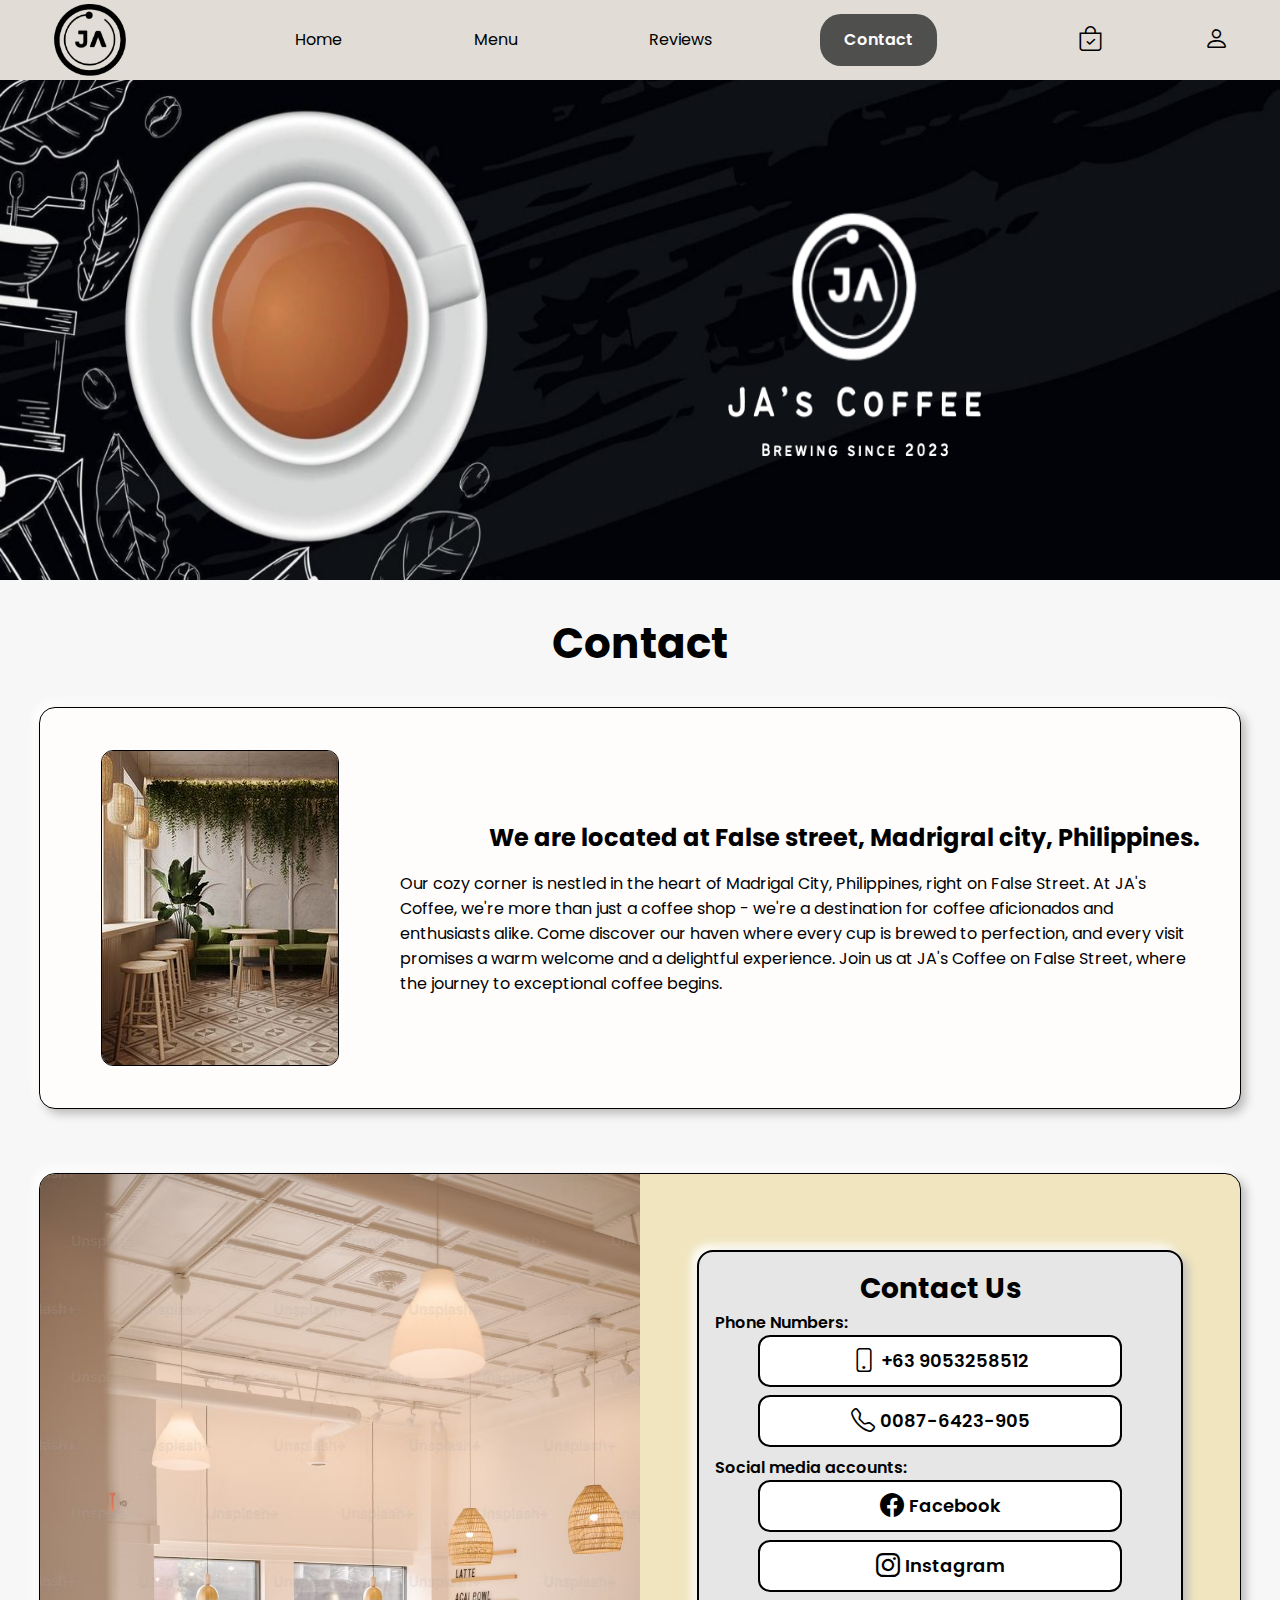
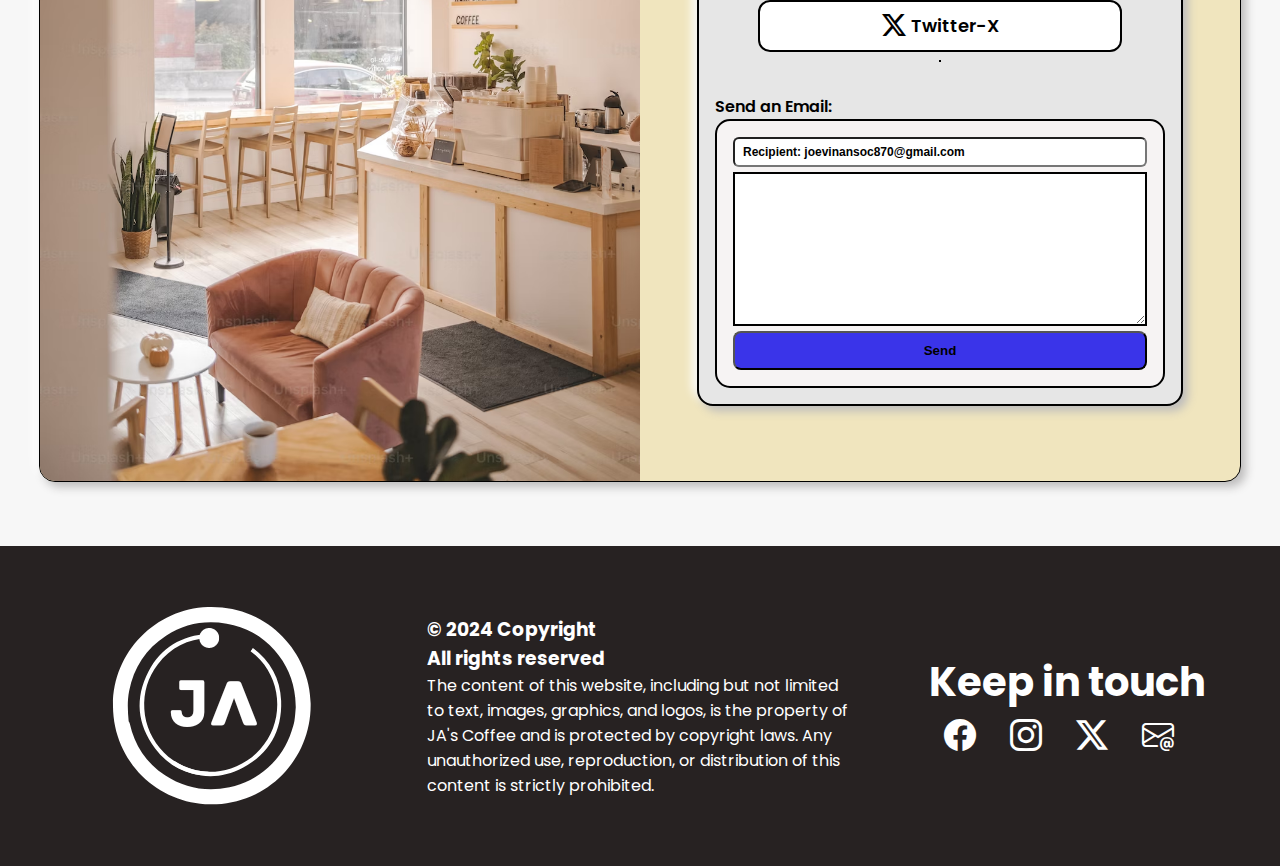
<file: contactPage.html>
<!DOCTYPE html>
<html lang="en">
  <head>
    <meta charset="UTF-8" />
    <meta name="viewport" content="width=device-width, initial-scale=1.0" />
    <title>JA's Coffee</title>
    <link rel="icon" href="images/LOGO/JA white.png" />
    <link rel="preconnect" href="https://fonts.googleapis.com" />
    <link rel="preconnect" href="https://fonts.gstatic.com" crossorigin />
    <link
      href="https://fonts.googleapis.com/css2?family=Poppins:ital,wght@0,100;0,200;0,300;0,400;0,500;0,600;0,700;0,800;0,900;1,100;1,200;1,300;1,400;1,500;1,600;1,700;1,800;1,900&display=swap"
      rel="stylesheet"
    />
    <link rel="stylesheet" href="style.css" />
    <link
      rel="stylesheet"
      href="https://cdn.jsdelivr.net/npm/bootstrap-icons@1.11.3/font/bootstrap-icons.min.css"
    />
  </head>

  <body>
    <header>
      <nav>
        <img src="images/LOGO/JA black 120.png" alt="MyLOGO" />
        <ul>
          <li><a href="index.html">Home</a></li>
          <li><a href="menuPage.html">Menu</a></li>
          <li><a href="blog.html">Reviews</a></li>
          <li><a href="contactPage.html" class="act">Contact</a></li>
        </ul>
        <a href="cart.html"><i class="bi bi-bag-check"></i></a>
        <a onclick="show_login()"><i class="bi bi-person"></i></a>
        <button onclick="openNav()" class="list">
          <i class="bi bi-list"></i>
        </button>
      </nav>
    </header>
    <div id="mySidenav" class="sidenav">
      <a class="closebtn" onclick="closeNav()"><i class="bi bi-x"></i></a>
      <ul>
        <li><a href="index.html">Home</a></li>
        <li><a href="menuPage.html">Menu</a></li>
        <li><a href="blog.html">Reviews</a></li>
        <li><a href="contactPage.html">Contact</a></li>
        <li>
          <a href="cart.html"><i class="bi bi-bag-check"></i> Cart</a>
        </li>
        <li>
          <a onclick="show_login()"><i class="bi bi-person"></i> Login</a>
        </li>
      </ul>
    </div>
    <main>
      <div class="cover-photo">
        <img
          src="images/background-footer/Your paragraph text.png"
          alt="MyBackground"
        />
      </div>
      <section id="login">
        <div class="log">
          <a onclick="close_login()"><i class="bi bi-x"></i></a>
          <h3>Hello there!</h3>
          <p>Please Log In to Continue</p>
          <form action="#" class="signin-form">
            <label for="Username" >Username:</label>
            <input
              type="text"
              id="Usernamet"
              placeholder="joevinansoc870@gmail.com" required
            /><br />
            <label for="Password">Password:</label>
            <input type="password" id="Passwordt" placeholder="*******" required/><br />
            <div>
              <button class="login-button" id="login-btn">Login</button>
              <a onclick="show_sign()">Create Account?</a>
            </div>
          </form>
        </div>
      </section>
      <section id="login1">
        <div class="log">
          <h3>Create Account</h3>
          <p>Fill up the form</p>
          <form action="#" class="signin-form2">
            <div>
              <label for="Fname">First Name:</label>
              <input type="text" id="Fname" placeholder="John" /><br />
              <label for="Lname">Last Name:</label>
              <input type="text" id="Lname" placeholder="Abdul" /><br />
              <label for="Email">Email:</label>
              <input
                type="text"
                id="Email"
                placeholder="joevin0@gmail.com"
              /><br />
              <label for="Username">Username:</label>
              <input type="text" id="Username" placeholder="User" /><br />
              <label for="Password">Password:</label>
              <input
                type="password"
                id="Password"
                placeholder="*******"
              /><br />
              <label for="Password">Password:</label>
              <input
                type="password"
                id="Password"
                placeholder="*******"
              /><br />
              <label for="Phone">Phone Num:</label>
              <input type="tel" id="Phone" placeholder="09*********" /><br />
              <label for="Code">Pin:</label>
              <input type="number" id="code" placeholder="####" /><br />
              <div>
                <button class="login-button">Signup</button>
                <a onclick="close_sign()">Already have an account?</a>
              </div>
            </div>
          </form>
        </div>
      </section>
      <h3 class="navi menu">Contact</h3>
      <section class="container about-info">
        <img
          src="images/gallery/b959f9a22484d9e9eed056bbd7c67414.jpg"
          alt=""
        />
        <div class="context">
          <h3>We are located at False street, Madrigral city, Philippines.</h3>
          <p>
            Our cozy corner is nestled in the heart of Madrigal City,
            Philippines, right on False Street. At JA's Coffee, we're more than
            just a coffee shop - we're a destination for coffee aficionados and
            enthusiasts alike. Come discover our haven where every cup is brewed
            to perfection, and every visit promises a warm welcome and a
            delightful experience. Join us at JA's Coffee on False Street, where
            the journey to exceptional coffee begins.
          </p>
        </div>
      </section>
      <section class="container personal-info">
        <div>
          <img
            src="images/gallery/premium_photo-1664970900025-1e3099ca757a.avif"
            alt=""
          />
        </div>
        <div class="cons">
          <form action="#" class="cont">
            <h3>Contact Us</h3>
            <p>Phone Numbers:</p>
            <div class="phone">
              <i class="bi bi-phone"></i>
              <p>+63 9053258512</p>
            </div>
            <div class="phone">
              <i class="bi bi-telephone"></i>
              <p>0087-6423-905</p>
            </div>
            <p>Social media accounts:</p>
            <a class="social" href="www.facebook.com">
              <i class="bi bi-facebook"></i>
              <p>Facebook</p>
            </a>
            <a class="social" href="www.instagram.com">
              <i class="bi bi-instagram"></i>
              <p>Instagram</p>
            </a>
            <a class="social" href="www.twitter.com">
              <i class="bi bi-twitter-x"></i>
              <p>Twitter-X</p>
            </a>

            <hr>
            <!-- Emails -->
            <p>Send an Email:</p>
            <div class="email-box">
              <input type="text" value="Recipient: joevinansoc870@gmail.com">
              <textarea name="textarea" id="message" cols="30" rows="10" required></textarea>
              <button type="submit" id="email-send">Send</button>
            </div>
            
          </form>
        </div>
      </section>
      <section class="container personal-info" id="asone">
        <div class="tres">
          <form action="#" class="cont" id="as">
            <h3>Contact Us</h3>
            <p>Phone Numbers:</p>
            <div class="phone">
              <i class="bi bi-phone"></i>
              <p>+63 9053258512</p>
            </div>
            <div class="phone">
              <i class="bi bi-telephone"></i>
              <p>0087-6423-905</p>
            </div>
            <p>Social media accounts:</p>
            <a class="social" href="www.facebook.com">
              <i class="bi bi-facebook"></i>
              <p>Facebook</p>
            </a>
            <a class="social" href="www.instagram.com">
              <i class="bi bi-instagram"></i>
              <p>Instagram</p>
            </a>
            <a class="social" href="www.twitter.com">
              <i class="bi bi-twitter-x"></i>
              <p>Twitter-X</p>
            </a>
            <hr>
            <!-- Emails -->
            <p>Send an Email:</p>
            <div class="email-box">
              <input type="text" value="Recipient: joevinansoc870@gmail.com">
              <textarea name="textarea" id="message" cols="30" rows="10" required></textarea>
              <button type="submit" id="email-send">Send</button>
            </div>
          </form>
        </div>
      </section>
    </main>
    <footer>
      <img src="images/LOGO/JA white.png" alt="" />
      <div class="property">
        <h3>
          © 2024 Copyright <br />
          All rights reserved
        </h3>
        <p>
          The content of this website, including but not limited to text,
          images, graphics, and logos, is the property of JA's Coffee and is
          protected by copyright laws. Any unauthorized use, reproduction, or
          distribution of this content is strictly prohibited.
        </p>
      </div>
      <div class="links">
        <h3>Keep in touch</h3>
        <a href=""><i class="bi bi-facebook"></i></a>
        <a href=""><i class="bi bi-instagram"></i></a>
        <a href=""><i class="bi bi-twitter-x"></i></a>
        <a href=""><i class="bi bi-envelope-at"></i></a>
      </div>
    </footer>
    <script src="script.js"></script>
  </body>
</html>
</file>
<file: styleadmin.css>
*{
    margin: 0%;
    padding: 0%;
    box-sizing: border-box;
}

html{
    height: 100%;
}

body {
    font-family: "Poppins", Arial, Helvetica, sans-serif;
    background-color: #f7f7f7;
    display: flex;
    flex-direction: row;
    height: 100%;
}

#adminNav{
    width: 25vw;
    background-color: rgb(206, 206, 249);
    border-radius: 0px 16px 16px 0px;
    box-shadow: 5px 0px 10px gray;
    display: flex;
    flex-direction: column;
    height: 100%;
}

#adminNav img{
    align-self: center;
    margin: 1rem 0rem;
    width: 200px;
}

#adminNav12{
    width: 0;
    background-color: rgb(206, 206, 249);
    border-radius: 0px 16px 16px 0px;
    box-shadow: 5px 0px 10px gray;
    display: none;
    flex-direction: column;
    height: 100%;
    position: fixed;
}

#adminNav12 img{
    align-self: center;
    margin: 1rem 0rem;
    width: 200px;
}

.myadtitle{
    align-self: center;
    font-weight: 500;
    font-size: 34px;
    padding: .5rem;
    margin-bottom: 1rem;
    cursor: default;
}

.adlink{
    list-style: none;
}

.addlink-btn{
    display: inline-block;
    color: black;
    text-decoration: none;
    font-size: 22px;
    position: relative;
    width: 100%;
    text-align: center;
    padding: 1rem;
    cursor: pointer;
}

.adActice{
    font-size: 24px;
    font-weight: 600;
    color: white;
    background-color: rgb(71, 82, 82);
}

#logu{
    align-self: center;
    color: rgb(0, 0, 0);
    margin-top: 1rem;
    font-size: 40px;
}

main{
    width: 100%;
    padding: 1rem;
}

.adDisp1{
    width: 100%;
    height: 100%;
    display: none;
}

#ad1{
    display: block;
}

#cload{
    position: absolute;
    right: 1px;
    cursor: pointer;
}

#cload i{
    font-size: 24px;
}

.adDisp1 .adname{
    display: flex;
    align-items: center;
    justify-content: space-between;
    margin-bottom: 1rem;
    margin-top: 1rem;
}

.adDisp1 .adname h3{
    font-size: 26px;
}

.adname span{
    gap: .5rem;
    display: flex;
    margin: 0rem 1rem;
}

.stats{
    margin-bottom: 1rem;
    display: flex;
    flex-direction: column;
    background-color: aliceblue;
    padding: 1rem;
    border-radius: 1rem;
    border: 1px solid rgb(217, 217, 217);
}

.stats h3{
    font-weight: 500;
    margin-bottom: .5rem;
}

.stats div{
    display: flex;
    flex-wrap: wrap;
    justify-content: space-around;
}

.stats div img{
    border: 1px solid black;
    border-radius: 5px;
    max-height: 200px;
    width: 250px;
}

.quarter{
    height: 77vh;
    display: grid;
    grid-template-columns: repeat(4, 1fr);
    gap: 5px;
}

.box-pending{
    width: 100%;
    border: 2px solid black;
    border-radius: 16px;
    display: flex;
    flex-direction: column;
    align-items: center;
    padding: 1rem;
}

.pending-items{
    border: 1px solid black;
    display: flex;
    align-items: center;
    justify-content: space-between;
    width: 95%;
    height: 80px;
    border-radius: 12px;
    background-color: rgb(217, 216, 214);
}

.box-pending button{
    background-color: rgb(88, 88, 87);
    padding: 8px 10px;
    border-radius: 5px;
    font-weight: 600;
    cursor: pointer;
}

.addproduct{
    width: 8rem;
    padding: 1rem;
    display: flex;
    justify-content: space-around;
    border-radius: 8px;
    background-color: rgb(190, 222, 244);
    cursor: pointer;
    transition: .3s;
}

.popadd{
    position: fixed;
    left: 50%;
    top: 50%;
    transform: translate(-50%, -50%);
    border: 3px solid rgb(33, 32, 32);
    height: 500px;
    width: 700px;
    border-radius: 16px;
    background: rgb(214, 211, 211);
    display: none;
    flex-direction: column;
}

.popxbut{
    font-size: 22px;
    font-weight: 600;
    cursor: pointer;
}

.category{
    padding: 5px 10px;
    width: 250px;
}

.box{
    position: absolute;
    top: 20%;
    right: 5%;
    border: 3px solid black;
    height: 150px;
    width: 150px;
    margin-right: 2rem;
    border-radius: 6px;
    background-color: rgb(246, 246, 246);
    display: flex;
    justify-content: center;
    align-items: center;
    font-size: 40px;
}

.popform{
    height: 100%;
    width: 60%;
    text-align: right;
    padding: 1rem;
}

#addimage{
    position: absolute;
    padding: 1rem;
    font-weight: 600;
    left: 63.5%;
    top: 48%;
    border-radius: 4px;
    cursor: pointer;
}

#SUBMIT{
    position: absolute;
    padding: 1rem 3rem;
    font-weight: 600;
    left: 68.5%;
    top: 78%;
    border-radius: 4px;
    cursor: pointer;
}

.poptitle{
    padding: 1rem 50px;
    font-size: 32px;
    font-weight: 500;
    background-color: aliceblue;
    text-align: center;
    border-radius: 15px;
    border-bottom: 3px solid rgb(33, 32, 32);
}

.addproduct:hover{
    background-color: rgb(103, 105, 103);
}

#p{
    height: 40px;
    
}

table{
    height:15rem;
    border: 1px solid gray;
    border-collapse: collapse;
    padding: .5rem;
}

table td, table th{
    border: 1px solid gray;
}

table td{
    text-align: center;
}

#burger{
    display: none;
}

@media only screen and (width < 1350px){
    body{
        height: auto;
    }

    .quarter{
        grid-template-columns: repeat(2, 1fr);
       
    }
    
    .box-pending{
        gap: 5px;
    }

    main{
        height: auto;
    }

    #burger{
        display: block;
        color: black;
        cursor: pointer ;
    }
    
    #adminNav{
        display: none;
    }

    #burger i{
        font-size: 24px;
    }

    .stats div img{
        margin-top: .5rem;
    }
}

@media only screen and (width < 600px){
    .adDisp1 .adname h3 {
        font-size: 16px;
        text-align: center;
    }

    .quarter{
        grid-template-columns:1fr;
    }
}
</file>
<file: style.css>
* {
  margin: 0%;
  padding: 0%;
}

body {
  font-family: "Poppins", Arial, Helvetica, sans-serif;
  background-color: #f7f7f7;
}

header {
  position: sticky;
  top: 0;
  z-index: 2;
}

nav {
  display: flex;
  justify-content: space-around;
  align-items: center;
  background-color: #e1ddd6;
}

.list {
  display: none;
}

nav img {
  height: 80px;
}

nav ul {
  list-style: none;
}

nav ul li {
  display: inline-block;
}

nav ul li a {
  color: black;
  text-decoration: none;
  margin: 2.5rem;
  padding: 0.9rem 1.5rem;
  border-radius: 21px;
  transition: all 0.6s;
}

nav ul li a:hover {
  color: rgb(255, 255, 255);
  background-color: #51514d;
}

.act {
  color: white;
  background-color: #333332d6;
  font-weight: 600;
}

nav a {
  cursor: pointer;
}

nav a i:hover {
  color: #3a34e9;
}

nav a i {
  font-size: 25px;
  color: black;
  transition: all 0.2s ease;
}

.sidenav {
  height: 100%;
  /* 100% Full-height */
  width: 0;
  /* 0 width - change this with JavaScript */
  position: fixed;
  /* Stay in place */
  z-index: 1;
  /* Stay on top */
  top: 80px;
  /* Stay at the top */
  left: 0;
  background-color: #111;
  /* Black*/
  overflow-x: hidden;
  /* Disable horizontal scroll */
  padding-top: 60px;
  /* Place content 60px from the top */
  transition: 0.5s;
  /* 0.5 second transition effect to slide in the sidenav */
}

.list {
  background: transparent;
  border: none;
}

.bi-list {
  font-size: 28px;
  cursor: pointer;
}

.bi-list:hover {
  color: #3a34e9;
}

.sidenav a {
  padding: 8px 8px 8px 32px;
  text-decoration: none;
  font-size: 25px;
  color: #ededed;
  display: block;
  transition: 0.3s;
}

.sidenav a:hover {
  color: #3a34e9;
}

.sidenav .closebtn {
  cursor: pointer;
  position: absolute;
  top: 0;
  right: 25px;
  font-size: 36px;
  margin-left: 50px;
}

.cover-photo {
  max-width: 100%;
  min-height: 500px;
  display: flex;
  justify-content: center;
  margin: auto;
  margin-bottom: 1rem;
}

.cover-photo img {
  max-width: 100%;
}

.container {
  max-width: 1200px;
  margin: auto;
  /* border: 1px solid red;  */
  margin-bottom: 3rem;
}

#login {
  display: none;
  position: fixed;
  grid-template-rows: 60% 40%;
  padding: 1rem;
  min-height: 250px;
  border: 2px solid black;
  width: 30%;
  left: 50%;
  top: 50%;
  transform: translate(-50%, -50%);
  z-index: 1;
  background: linear-gradient(to left, rgb(87, 87, 87), rgb(255, 255, 255));
  backdrop-filter: blur(7px);
  border-radius: 16px;
  box-shadow: 5px 5px 10px #bdbcbc, -5px -5px 10px #ffffff;
  overflow: hidden;
}

.log input{
  padding: 2px 5px;
}

#login1 {
  display: none;
  position: fixed;
  grid-template-rows: 60% 40%;
  padding: 1rem;
  border: 2px solid black;
  width: 30%;
  left: 50%;
  top: 15%;
  transform: translateX(-50%);
  z-index: 1;
  background: linear-gradient(to left, rgb(87, 87, 87), rgb(255, 255, 255));
  backdrop-filter: blur(7px);
  border-radius: 16px;
  box-shadow: 5px 5px 10px #bdbcbc, -5px -5px 10px #ffffff;
  overflow: hidden;
}

#signup {
  display: grid;
  /* grid */
  position: fixed;
  grid-template-rows: 60% 40%;
  height: 500px;
  border: 2px solid black;
  width: 500px;
  max-width: 1200px;
  left: 50%;
  top: 15%;
  transform: translateX(-50%);
  z-index: 1;
  background-color: #f5f4f4;
  backdrop-filter: blur(7px);
  border-radius: 16px;
  box-shadow: 5px 5px 10px #bdbcbc, -5px -5px 10px #ffffff;
  overflow: hidden;
}

.log .bi-x {
  float: right;
  margin-right: 2%;
  margin-top: 2%;
  font-size: 24px;
  cursor: pointer;
}

.log h3 {
  text-align: center;
  font-size: 32px;
  font-weight: 500;
  color: rgb(29, 28, 28);
  margin-top: 2rem;
}

.log p {
  text-align: center;
}

.signin-form2 {
  text-align: right;
  display: flex;
  justify-content: center;
}

.signin-form2 div {
  margin: 1rem auto 1rem auto;
}

.signin-form2 div a {
  font-size: 12px;
  text-decoration: underline;
  cursor: pointer;
  color: #3a34e9;
}

.signin-form div a {
  font-size: 12px;
  cursor: pointer;
  text-decoration: underline;
  color: #3a34e9;
}

.signin-form2 div input {
  margin: 0.3rem auto 0.3rem auto;
}

.signin-form {
  text-align: center;
  margin-top: 1rem;
}

.signin-form label {
  font-size: 14px;
}

.signin-form input {
  height: 1.5rem;
  width: 50%;
  margin-bottom: 0.5rem;
}

.admin {
  text-align: center;
  margin-top: 1rem;
}

.admin label {
  font-size: 14px;
  color: white;
}

.admin input {
  height: 1.5rem;
  width: 50%;
  margin-bottom: 0.5rem;
}

.login-button {
  position: relative;
  height: 2rem;
  width: 4rem;
  background-color: #393e46;
  color: white;
  border-radius: 6px;
  cursor: pointer;
}

.login-button-admin {
  background-color: #393e46;
  color: white;
  border-radius: 6px;
  cursor: pointer;
  text-decoration: none;
}

.signin-form div {
  display: inline;
  position: relative;
  left: 2rem;
}

.signin-form div a {
  font-size: 12px;
}

.signin_admin {
  background-color: rgb(5, 2, 57);
}

.signin_admin h3 {
  text-align: center;
  font-size: 32px;
  font-weight: 500;
  color: rgb(222, 218, 218);
  margin-top: 1.5rem;
}

.features {
  min-height: 100px;
  display: grid;
  grid-template-columns: repeat(4, 1fr);
}

.feature {
  background-color: #e8dfdfb3;
  font-weight: 600;
  color: rgb(5, 2, 57);
  margin: 1rem;
  min-height: 80px;
  padding: 1rem;
  text-align: center;
  display: flex;
  justify-content: center;
  flex-direction: column;
  align-items: center;
  border-radius: 6px;
  cursor: default;
  border: 1px solid rgb(0, 0, 0);
  box-shadow: 5px 5px 10px #bdbcbc;
}

.feature p{
  font-size: 18px;
}

.feature i {
  font-size: 28px;
  margin-right: 0.5rem;
}

.finest {
  background-color: #fffcfc;
  min-height: 400px;
  display: grid;
  grid-template-columns: 40% 60%;
  border: 1px solid rgb(0, 0, 0);
  border-radius: 16px;
  margin-bottom: 4rem;
  padding: 1rem;
  box-shadow: 5px 5px 10px #bdbcbc, -5px -5px 10px #ffffff;
}

.finest img {
  height: 350px;
  filter: drop-shadow(0px 0px 5px rgb(176, 171, 171));
}

.finest .town {
  position: relative;
  max-width: 660px;
}

.finest .town h1 {
  letter-spacing: 0.3rem;
  font-size: 60px;
  margin-top: 30px;
  margin-bottom: 10px;
}

.finest .town p {
  text-align: left;
  padding: 1rem;
}

.circle {
  border: 3px solid black;
  min-height: 350px;
  max-width: 370px;
  align-self: center;
  justify-self: center;
  position: relative;
  border-radius: 50%;
}

.navi {
  text-align: center;
  max-width: 1300px;
  margin: auto;
  font-size: 42px;
  margin-bottom: 2rem;
}

.best {
  min-height: 290px;
  margin-bottom: 6rem;
}

.min-nav {
  display: flex;
  justify-content: space-around;
  max-width: 1000px;
  margin: auto;
  flex-wrap: wrap;
  margin-bottom: 1rem;
}

.min-but {
  font-weight: 600;
  letter-spacing: 0.1rem;
  min-height: 50px;
  width: 120px;
  padding: 0rem 1rem 0rem 1rem;
  border-radius: 9px;
  border: 1px solid rgb(0, 0, 0);
  box-shadow: 5px 5px 10px #bdbcbc, -5px -5px 10px #ffffff;
  cursor: pointer;
  transition: background-color 0.3s;
}

.min-buts {
  margin: 1rem;
  font-weight: 600;
  letter-spacing: 0.1rem;
  height: 50px;
  width: 120px;
  border-radius: 9px;
  border: 1px solid rgb(0, 0, 0);
  box-shadow: 5px 5px 10px #bdbcbc, -5px -5px 10px #ffffff;
  cursor: pointer;
  transition: all 0.3s ease;
}

.min-but:hover {
  scale: 1.1;
}

.min-buts:hover {
  scale: 1.1;
}

.min-but:active {
  background-color: #393e46;
  color: #f7f7f7;
}

.active {
  background-color: #393e46;
  color: #f7f7f7;
}

.trio {
  margin-top: 1rem;
  display: none;
  grid-template-columns: repeat(3, 1fr);
  justify-content: space-around;
  align-items: center;
}

#blur {
  position: fixed;
  display: none;
  top: 0;
  bottom: 0;
  left: 0;
  right: 0;
  background-color: transparent;
  backdrop-filter: blur(3px);
  z-index: 2;
}

#popsection {
  padding: 1rem;
  position: fixed;
  display: none;
  min-height: 55vh;
  flex-direction: column;
  width: 50vh;
  left: 50%;
  top: 50%;
  transform: translate(-50%, -50%);
  border: 1px solid rgb(0, 0, 0);
  border-radius: 16px;
  background-color: white;
  text-align: center;
  z-index: 999;
}

#popsection a {
  cursor: pointer;
  display: flex;
  align-items: center;
  font-size: 22px;
  justify-content: right;
}

#popsection a:hover {
  color: #3a34e9;
}

#pop_prodname {
  display: flex;
  align-items: center;
  justify-content: center;
  font-size: 32px;
}

#popsection .stars_pop {
  border: 1px solid black;
  border-radius: 5px;
  width: fit-content;
  padding: 0.2rem;
  margin: auto;
  margin-top: 0.5rem;
  margin-bottom: 0.5rem;
}

#popsection .stars_pop p {
  display: inline-block;
  font-weight: 600;
}

#text_pop {
  margin: 0.5rem auto 0.5rem auto;
}

#popsection .stars_pop i {
  color: yellow;
}

#popsection .controls button {
  height: 35px;
  padding: 5px 10px;
  background-color: rgb(149, 149, 149);
  border-radius: 2px;
  cursor: pointer;
}

#popsection .quantity {
  border: 1px solid black;
  width: 45px;
  height: 25px;
}

.controls p {
  font-size: 22px;
}

#img_pop {
  margin: auto;
}

#imgId {
  height: 100px;
  width: 100px;
}

.best-coffee {
  background-color: #fffcfc;
  border: 1px solid rgb(0, 0, 0);
  border-radius: 12px;
  height: 320px;
  max-width: 250px;
  text-align: center;
  padding: 1rem;
  box-shadow: 5px 5px 10px #bdbcbc, -5px -5px 10px #ffffff;
  cursor: pointer;
  transition: all 0.3s ease;
}

.best-coffee:hover {
  background-color: #e3e3e3;
  scale: 1.05;
}

.best-coffee h3 {
  margin-bottom: 0.5rem;
}

.stars p {
  display: inline-block;
  font-weight: 600;
}

.stars {
  border: 1px solid black;
  border-radius: 5px;
  width: fit-content;
  padding: 0.2rem;
  margin: auto;
  margin-bottom: 0.5rem;
}

.stars i {
  color: yellow;
}

.best-coffee p {
  margin: 0px 8px;
}

.best-coffee img {
  filter: drop-shadow(5px 5px 5px rgb(154, 151, 151));
}

.pics {
  text-align: center;
  margin-bottom: 6rem;
  filter: drop-shadow(2px 2px 5px gray);
}

.pics img {
  min-height: 50vh;
  max-width: 65vw;
}

.staff {
  background-color: #fffcfc;
  min-height: 450px;
  border: 1px solid rgb(0, 0, 0);
  border-radius: 15px;
  padding-left: 3rem;
  display: grid;
  grid-template-columns: 60% 40%;
  margin-bottom: 6rem;
  box-shadow: 5px 5px 10px #bdbcbc, -5px -5px 10px #ffffff;
}

.mybarista p {
  max-width: 750px;
  padding-bottom: 1rem;
}

.mybarista h1 {
  letter-spacing: 0.3rem;
  font-size: 60px;
  margin-top: 30px;
  margin-bottom: 10px;
}

.mychar {
  height: 65%;
  width: 65%;
  justify-self: center;
  align-self: center;
}

.mychar img {
  height: 100%;
  width: 100%;
  border-radius: 30%;
}

.location {
  min-height: 30vh;
  max-width: 80vw;
  text-align: center;
  margin-bottom: 6rem;
}

.location img {
  border: 1px solid rgb(0, 0, 0);
  border-radius: 12px;
  min-height: 30vh;
  max-width: 80vw;
  box-shadow: 5px 5px 10px #bdbcbc, -5px -5px 10px #ffffff;
}

footer {
  background-color: rgb(39, 34, 34);
  width: 100%;
  min-height: 320px;
  display: grid;
  grid-template-columns: repeat(3, 1fr);
}

footer img {
  justify-self: center;
  align-self: center;
}

footer .property {
  justify-self: center;
  align-self: center;
  color: white;
}

footer .links {
  justify-self: center;
  align-self: center;
  color: white;
}

footer .links h3 {
  font-size: 40px;
  margin-bottom: 0px;
}

footer .links a {
  color: white;
}

footer .links a i {
  font-size: 32px;
  margin: 0px 15px 0px 15px;
}

/* menu page */
/* Starts HERE */

.menu {
  margin-top: 2rem;
  margin-bottom: 2rem;
}

#dispCoff1 {
  display: none;
  left: 50%;
  top: 50%;
  transform: translate(-50%, -50%);
  z-index: 100;
  position: fixed;
  background-color: red;
}

hr {
  border: 1.5px solid black;
  margin: auto;
  margin-bottom: 2rem;
  max-width: 90%;
}

.drinks {
  display: none;
  grid-template-columns: repeat(3, 1fr);
  grid-template-rows: repeat(3, 1fr);
  min-height: 1100px;
  justify-items: center;
  row-gap: 3rem;
  align-items: center;
}

.controls {
  display: flex;
  flex-direction: row;
  justify-content: space-between;
  align-items: center;
  width: 80%;
  margin: auto;
}

.drinks .quantity {
  border: 1px solid black;
  width: 35px;
  height: 25px;
}

.drinks button {
  height: 28px;
  padding: 5px 10px;
  background-color: rgb(149, 149, 149);
  border-radius: 2px;
  cursor: pointer;
  transition: background-color 0.3s;
}

.drinks button:hover {
  background-color: rgb(149, 149, 149);
}

.drinks .text {
  margin-bottom: 1rem;
  margin-top: 1rem;
}

/* Contacts Starts here */
/* blank */

.about-info {
  display: grid;
  background-color: #fffcfc;
  grid-template-columns: 30% 70%;
  min-height: 400px;
  border: 1px solid rgb(0, 0, 0);
  margin-bottom: 4rem;
  box-shadow: 5px 5px 10px #bdbcbc, -5px -5px 10px #ffffff;
  border-radius: 16px;
  text-align: right;
}

.about-info img {
  border: 1px solid rgb(0, 0, 0);
  border-radius: 12px;
  align-self: center;
  justify-self: center;
}

.about-info .context {
  align-self: center;
  max-width: 800px;
}

.about-info .context h3 {
  font-size: 24px;
  text-align: right;
  margin-bottom: 1rem;
}

.about-info .context p {
  text-align: left;
}

.personal-info {
  max-height: 100%;
  background-color: #f0e5be;
  border: 1px solid rgb(0, 0, 0);
  margin-bottom: 4rem;
  border-radius: 16px;
  display: grid;
  grid-template-columns: repeat(2, 1fr);
  box-shadow: 5px 5px 10px #bdbcbc, -5px -5px 10px #ffffff;
  overflow: hidden;
}

.personal-info img {
  height: 100%;
  width: 100%;
}

.cons {
  display: flex;
  justify-content: center;
  align-items: center;
}

.cont {
  display: flex;
  flex-direction: column;
  background-color: #e6e6e6;
  border: 2px solid black;
  box-shadow: 5px 5px 10px #bdbcbc, -5px -5px 10px #ffffff;
  border-radius: 16px;
  padding: 1rem;
  width: 75%;
}

.cont p {
  font-weight: 600;
}

.cont h3 {
  font-size: 28px;
  margin: auto;
}

.cont a {
  color: black;
  text-decoration: none;
}

.phone,
.social,
.mails {
  border: 2px solid rgb(0, 0, 0);
  border-radius: 12px;
  width: 80%;
  height: 3rem;
  display: flex;
  align-self: center;
  align-items: center;
  justify-content: center;
  margin-bottom: 0.5rem;
  background-color: #ffffff;
  cursor: pointer;
  transition: all 0.4s ease;
}

.phone:hover,
.social:hover,
.mails:hover {
  background-color: #656566;
  color: white;
}

.phone {
  cursor: default;
}

.phone i,
.social i,
.mails i {
  display: inline-block;
  margin-right: 5px;
  font-size: 24px;
}

.phone p,
.social p,
.mails p {
  font-size: 18px;
}

#asone {
  display: none;
  justify-content: center;
}

#order-pop{
  display: none !important;
  position: absolute;
  border: 3px solid black;
  top: 50%;
  left: 50%;
  height: 40vh;
  display: flex;
  justify-content: center;
  align-items: center;
  width: 40vw;
  padding: 1rem;
  border-radius: 16px;
  transform: translate(-50%, -50%);
  background-color: rgb(149, 149, 149);
  z-index: 10000;
}

#order-pop h1{
  font-size: 60px;
}

#order-pop span{
  float: right;
}


#asone .tres {
  width: 90%;
  border: 1px solid white;
  display: flex;
  background-image: url(images/gallery/premium_photo-1664970900025-1e3099ca757a.avif);
  background-attachment: local;
  background-repeat: repeat;
  background-size: contain;
  justify-content: center;
}

#as {
  position: relative;
  /* left: 18%; */
  background-color: #d8d8d85f;
}

/* BLOG section starts here */
.blog-nav {
  display: flex;
  min-height: 5px;
  justify-content: space-around;
  align-items: center;
  margin-bottom: 1rem;
}

.blog-nav li {
  list-style: none;
  display: inline-block;
  margin: 0rem 10rem 0rem 10rem;
}

.blog-nav li a {
  color: black;
  font-size: 24px;
  text-decoration: none;
}

.feed {
  min-height: 1000px;
  display: grid;
  grid-template-columns: 1fr;
  grid-template-rows: repeat(3, 1fr);
  gap: 3rem;
}

.post {
  max-width: 90%;
  margin: auto;
  border: 1px solid black;
  border-radius: 16px;
  background-color: #fffcfc;
  box-shadow: 5px 5px 10px #bdbcbc, -5px -5px 10px #ffffff;
  display: grid;
  grid-template-columns: 30% 70%;
}

.email-box{
  display: flex;
  flex-direction: column;
  border: 2px solid black;
  border-radius: 15px;
  padding: 1rem;
  min-height: 200px;
  align-items: space-between;
  background-color: rgb(246, 243, 243);
}

.email-box input{
  padding: 6px 8px;
  margin-bottom: 5px;
  border-radius: 6px;
  font-size: 12px;
  font-weight: 600;
}

#message{
  margin-bottom: 5px;
  font-size: 12px;
  padding: 5px;
  border: 2px solid black;
}

#email-send{
  padding: 10px;
  border-radius: 8px;
  background-color: #3a34e9;
  font-weight: 600;
  cursor: pointer;
  transition: all .3s;
}

#email-send:hover{
  background-color: #a09ef2;
}

.post img {
  justify-self: center;
  align-self: center;
  border-radius: 12px;
  border: 1px solid black;
  height: 70%;
}

.caption {
  align-self: center;
}

.caption h3 {
  display: inline-block;
  font-size: 32px;
}

.caption .bi-dot {
  font-size: 40px;
  color: rgb(4, 201, 4);
}

.caption p {
  max-width: 90%;
}

.caption .interact {
  display: flex;
  justify-content: space-around;
}

.caption .interact div {
  display: flex;
  align-items: center;
  gap: 1rem;
}

.caption .interact div i {
  font-size: 32px;
}

.caption .interact div .bi-heart-fill {
  color: red;
}

/* CART starts here */

.add-search {
  margin-bottom: 1rem;
}

.add-search h3 {
  font-weight: 500;
  margin-bottom: 0.5rem;
  position: relative;
  left: 17rem;
  display: inline-block;
}

#search {
  display: flex;
  align-items: center;
  gap: 0.5rem;
  justify-content: center;
}

#search input {
  height: 4rem;
  width: 700px;
  border-radius: 50px;
  text-align: center;
  font-size: 24px;
}

#search button {
  background: none;
  border: none;
  position: relative;
  left: 3.5rem;
}

#search i {
  font-size: 24px;
}

.placed-order {
  min-height: 1000px;
  display: grid;
  grid-template-columns: 1fr;
  grid-template-rows: repeat(3, 1fr);
  gap: 1rem;
  margin-bottom: 4rem;
}

.order {
  display: grid;
  border: 1px solid black;
  grid-template-columns: 30% 70%;
  border-radius: 16px;
  box-shadow: 5px 5px 10px #bdbcbc, -5px -5px 10px #ffffff;
  background-color: #fffcfc;
  width: 90%;
  margin: auto;
  height: 100%;
}

.order img {
  left: 1rem;
  justify-self: center;
  align-self: center;
  filter: drop-shadow(2px 0px 10px gray);
}

.order h3 {
  font-size: 40px;
  margin-bottom: 1rem;
  font-weight: 500;
}

.order div {
  margin: auto;
  width: 90%;
}

.order div div {
  display: flex;
  justify-content: space-between;
  margin: auto;
  font-size: 18px;
  margin-top: 1rem;
}

.checkout {
  min-height: 120px;
  border: 1px solid rgb(0, 0, 0);
  display: flex;
  border-radius: 16px;
  justify-content: space-around;
}

.checkout a {
  height: 50px;
  width: 50%;
  position: relative;
  top: 50px;
  font-size: 30px;
  border-radius: 16px;
  background-color: rgb(149, 149, 149);
  border: 1px solid black;
  display: flex;
  justify-content: center;
  align-items: center;
  cursor: pointer;
  color: black;
  text-decoration: none;
}

.checkout a:hover {
  background-color: rgb(149, 149, 149);
}

.checkout p {
  margin-top: 1rem;
}

/* CHECK OUT PAGE STARTS HERE */
.address {
  border: 1px solid black;
  box-shadow: 5px 5px 10px #bdbcbc, -5px -5px 10px #ffffff;
  border-radius: 16px;
  min-height: 200px;
  padding: 1rem 2rem 1rem 2rem;
  margin-bottom: 4rem;
  background-color: #fffcfc;
}

.address i {
  font-size: 32px;
}

.address h3 {
  display: inline-block;
  font-size: 26px;
}

.address p {
  text-align: center;
}

.payment-method {
  border-radius: 16px;
  min-height: 500px;
  display: grid;
  grid-template-columns: 1fr;
  grid-template-rows: repeat(3, 1fr);
  gap: 1rem;
}

.check-order {
  padding: 0.5rem;
}

.payment-method h3 {
  display: inline-block;
  font-weight: 600;
  font-size: 24px;
}

.payment-method i {
  font-size: 24px;
}

.edit {
  width: 100%;
  height: fit-content;
  display: flex;
  align-self: center;
  justify-content: space-around;
}

.mop {
  display: flex;
  width: 80%;
  border: 1px solid black;
  background-color: #fffcfc;
  border-radius: 16px;
  justify-content: space-around;
  justify-self: center;
  align-items: center;
}

.mop p:nth-child(1) {
  font-size: 34px;
}

.mop p:nth-child(2) {
  font-size: 20px;
}

.summary {
  width: 80%;
  justify-self: center;
}

.summary .pri {
  display: inline;
}

.summary .ce {
  display: inline;
}

.summary h3 {
  display: block;
}

.order1 {
  display: flex;
  justify-content: space-between;
}

.check-order {
  border: 1px solid black;
  border-radius: 16px;
  display: flex;
  flex-direction: column;
  width: 80%;
  justify-self: center;
  background-color: #fffcfc;
}

.check-order div {
  display: flex;
  justify-content: space-between;
  align-items: center;
  height: 30%;
}

.check-order div p {
  font-size: 32px;
}

.check-order button {
  width: 50%;
  margin: auto;
  height: 50px;
  border-radius: 12px;
  background-color: rgb(149, 149, 149);
  cursor: pointer;
}

.check-order button:hover {
  background-color: rgb(149, 149, 149);
}

/* MY ADMIN PAGE */

.side-nav-admin {
  width: 20vw;
  z-index: 1;
  height: 100vh;
  display: flex;
  flex-direction: column;
  background-color: rgb(236, 234, 235);
  border-right: 1px solid black;
  border-top-right-radius: 16px;
  border-bottom-right-radius: 16px;
}

.side-nav-admin img {
  width: 100px;
  margin: 2rem auto 1rem auto;
}

.name {
  font-size: 32px;
  margin: 0 auto 1rem auto;
}

.drop-down {
  height: 4rem;
  margin: 0.2rem 0rem 0.2rem 0rem;
  font-size: 24px;
  background-color: transparent;
  border: none;
  border: 1px solid #1414142b;
  border-top: none;
  cursor: pointer;
  transition: all 0.3s;
}

.active1 {
  font-weight: 600;
  background-color: #111;
  color: rgb(255, 255, 255);
}

.drop-options {
  display: none;
}

.drop-options a {
  color: black;
  text-decoration: none;
}

.main-my-admin {
  width: 80vw;
  height: 100vh;
  top: 0%;
  left: 20vw;
  position: absolute;
  display: flex;
}

.content {
  display: grid;
  grid-template-columns: repeat(2, 1fr);
}

.content div {
  display: inline-block;
  justify-self: center;
  text-align: center;
}


.main-content {
  height: 100%;
  width: 100%;
}

.main-content p {
  margin-top: 10vh;
}

.sub-content {
  height: 100%;
  width: 100%;
}

@media only screen and (width < 1250px) {
  .features {
    max-width: 90vw;
  }

  .cover-photo {
    min-height: 100px;
  }

  .container {
    max-width: 90vw;
  }

  .finest {
    grid-template-columns: 30% 70%;
    max-width: 90vw;
  }

  .finest img {
    height: 250px;
  }

  .circle {
    min-height: 250px;
    max-width: 270px;
  }

  .finest .town {
    margin: auto;
  }

  .finest .town h1 {
    margin-top: 0px;
  }

  .staff {
    max-width: 90vw;
    padding-top: 1rem;
    padding-bottom: 1rem;
  }

  .mybarista h1 {
    font-size: 50px;
  }

  /* CONTACT */

  .about-info .context {
    padding: 1rem 1rem 1rem 1rem;
  }

  .about-info .context h3 {
    font-size: 22px;
  }

  /* MY CART */
  .add-search h3 {
    display: block;
    left: 0;
    margin: auto;
    text-align: center;
  }
}

@media only screen and (width < 1100px) {
  .finest .town {
    padding: 1rem;
  }

  .finest .town h1 {
    font-size: 50px;
  }

  /* BLOG */
  .caption h3 {
    font-size: 24px;
  }

  /* CONTACT */
  .about-info .context h3 {
    font-size: 18px;
  }
}

@media only screen and (width < 1000px) {
  .list {
    display: block;
  }

  nav a {
    display: none;
  }

  #login {
    width: 40vw;
  }

  #login1 {
    width: 40vw;
  }

  .features {
    grid-template-columns: repeat(2, 1fr);
  }

  .finest {
    grid-template-columns: 1fr;
    min-height: 250px;
  }

  .finest img {
    display: none;
  }

  .finest .town {
    position: relative;
    max-width: 90%;
  }

  .finest .town h1 {
    text-align: center;
    margin-top: 0px;
  }

  .finest .town p {
    text-align: justify;
  }

  .circle {
    display: none;
  }

  .trio {
    flex-wrap: wrap;
  }

  .best-coffee {
    margin-top: 1rem;
  }

  .caption p {
    text-align: justify;
  }

  .staff {
    padding: 0%;
  }

  .mybarista {
    margin: auto;
  }

  .mybarista p {
    max-width: 90%;
    text-align: justify;
    margin: auto;
  }

  .mybarista h1 {
    font-size: 45px;
    margin-top: 0;
    text-align: center;
  }

  .staff {
    margin: auto;
    min-height: 370px;
    margin-bottom: 5rem;
    grid-template-columns: 1fr;
  }

  .mychar {
    display: none;
  }

  .mychar img {
    display: none;
  }

  /* MENU PAGE */
  .drinks {
    grid-template-columns: repeat(2, 1fr);
    grid-template-rows: auto;
  }

  hr {
    max-width: 90%;
  }

  /* BLOG */
  .post {
    grid-template-columns: 40% 60%;
    padding: 0.5rem;
  }

  .caption {
    width: 95%;
    margin: auto;
  }

  .caption p {
    margin: auto;
    width: 100%;
    font-size: 14px;
  }

  .caption .interact div i {
    font-size: 24px;
  }

  /* CONTACT */

  .about-info {
    grid-template-columns: repeat(2, 1fr);
  }

  .context p {
    font-size: 14px;
  }

  .personal-info {
    display: none;
  }

  #asone {
    display: flex;
  }

  /* CART */

  .order div p {
    font-size: 14px;
  }

  /* CHECKOUT */
  .address p {
    font-size: 12px;
  }

  .address {
    max-width: 80vw;
  }

  footer {
    gap: 1rem;
  }

  footer .property {
    font-size: 12px;
    text-align: justify;
  }
}

@media only screen and (width < 650px) {
  body p {
    font-size: 12px;
  }

  body h3 {
    font-size: 13px;
  }

  .cover-photo {
    display: none;
  }

  .container {
    margin-bottom: 2rem;
  }

  .finest .town h1 {
    font-size: 30px;
  }

  .navi {
    font-size: 32px;
  }

  .best {
    margin-bottom: 3rem;
  }

  .best-coffee img {
    height: 6rem;
  }

  hr {
    margin-bottom: 0;
  }

  .pics {
    margin-bottom: 3rem;
  }

  .pics img {
    min-width: 100%;
    min-height: 100%;
  }

  .mybarista h1 {
    font-size: 30px;
  }

  .mybarista p {
    padding: 0.5rem;
  }

  .feature {
    padding: 0.5rem;
  }

  footer {
    grid-template-columns: 1fr;
  }

  footer h3 {
    text-align: center;
  }

  .property p {
    max-width: 60%;
    margin: auto;
  }

  .min-nav {
    gap: 2px;
    margin: 0%;
    margin-bottom: 0.5rem;
  }

  .min-buts {
    height: 30px;
    width: 60px;
    margin: 0;
    justify-content: unset;
    font-size: 10px;
  }

  .best-coffee {
    height: 250px;
    max-width: 220px;
  }

  /* MENU */

  .drinks {
    grid-template-columns: 1fr;
    row-gap: 1rem;
  }

  .min-but {
    font-size: 10px;
    min-height: 30px;
    width: 80px;
    padding: 0;
  }

  .min-nav {
    gap: 0.5px;
    margin-bottom: 0.5rem;
    justify-content: space-around;
  }

  /* BLOG */
  .post {
    grid-template-columns: 1fr;
    padding: 0.5rem;
  }

  .caption h3 {
    font-size: 15px;
    margin: auto;
  }

  .caption .bi-dot {
    font-size: 25px;
    color: rgb(4, 201, 4);
  }

  .caption p {
    font-size: 10px;
  }

  .post {
    text-align: center;
    display: flex;
    flex-direction: column;
    padding: 1rem;
  }

  .post img {
    height: 60%;
    width: 60%;
    /* grid-template-rows: 30% 70%; */
  }

  /* CONTACT */

  .about-info {
    grid-template-columns: 1fr;
    padding: 1rem;
  }

  .about-info .context h3 {
    text-align: center;
  }

  .context p {
    font-size: 13px;
    text-align: justify;
  }

  /* CART */

  .order {
    padding: 0.5rem;
  }

  #login {
    width: 80vw;
  }

  #login1 {
    width: 80vw;
  }

  .order div p {
    font-size: 10px;
  }

  #search input {
    height: 2rem;
    font-size: 15px;
  }

  #search i {
    position: absolute;
    font-size: 18px;
    top: -8px;
  }

  .placed-order {
    gap: 2rem;
    margin-top: 1rem;
    min-height: 800px;
  }

  .order div div i {
    font-size: 12px;
  }

  .order {
    grid-template-columns: 40% 1fr;
  }

  .checkout a {
    font-size: 15px;
  }

  .mop {
    height: 80px;
  }

  .payment-method {
    display: flex;
    flex-direction: column;
    align-items: center;
    min-height: 300px;
  }

  .check-order div p {
    padding: 0.5rem;
  }

  .order div p {
    line-height: 0.6rem;
  }

  .address {
    padding: 0.5rem;
  }

  .address h3 {
    font-size: 15px;
  }
}
</file>
